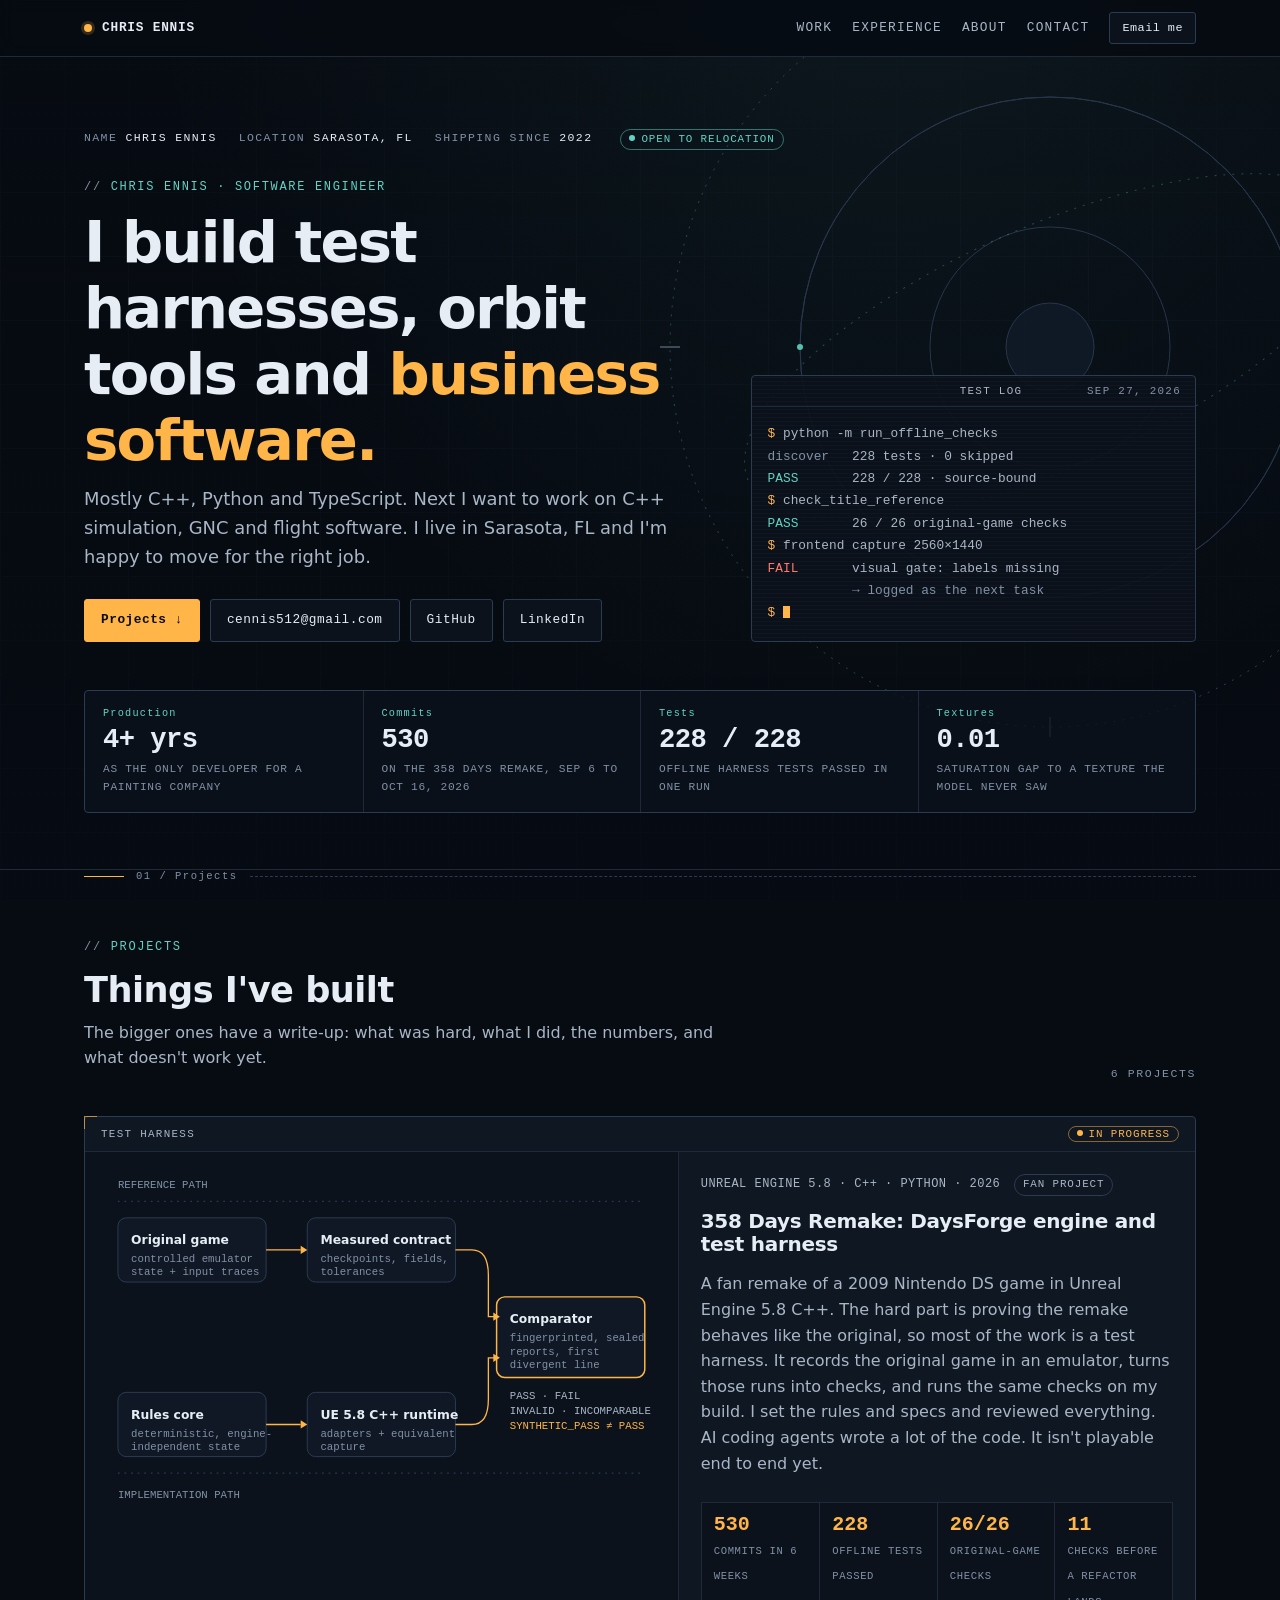
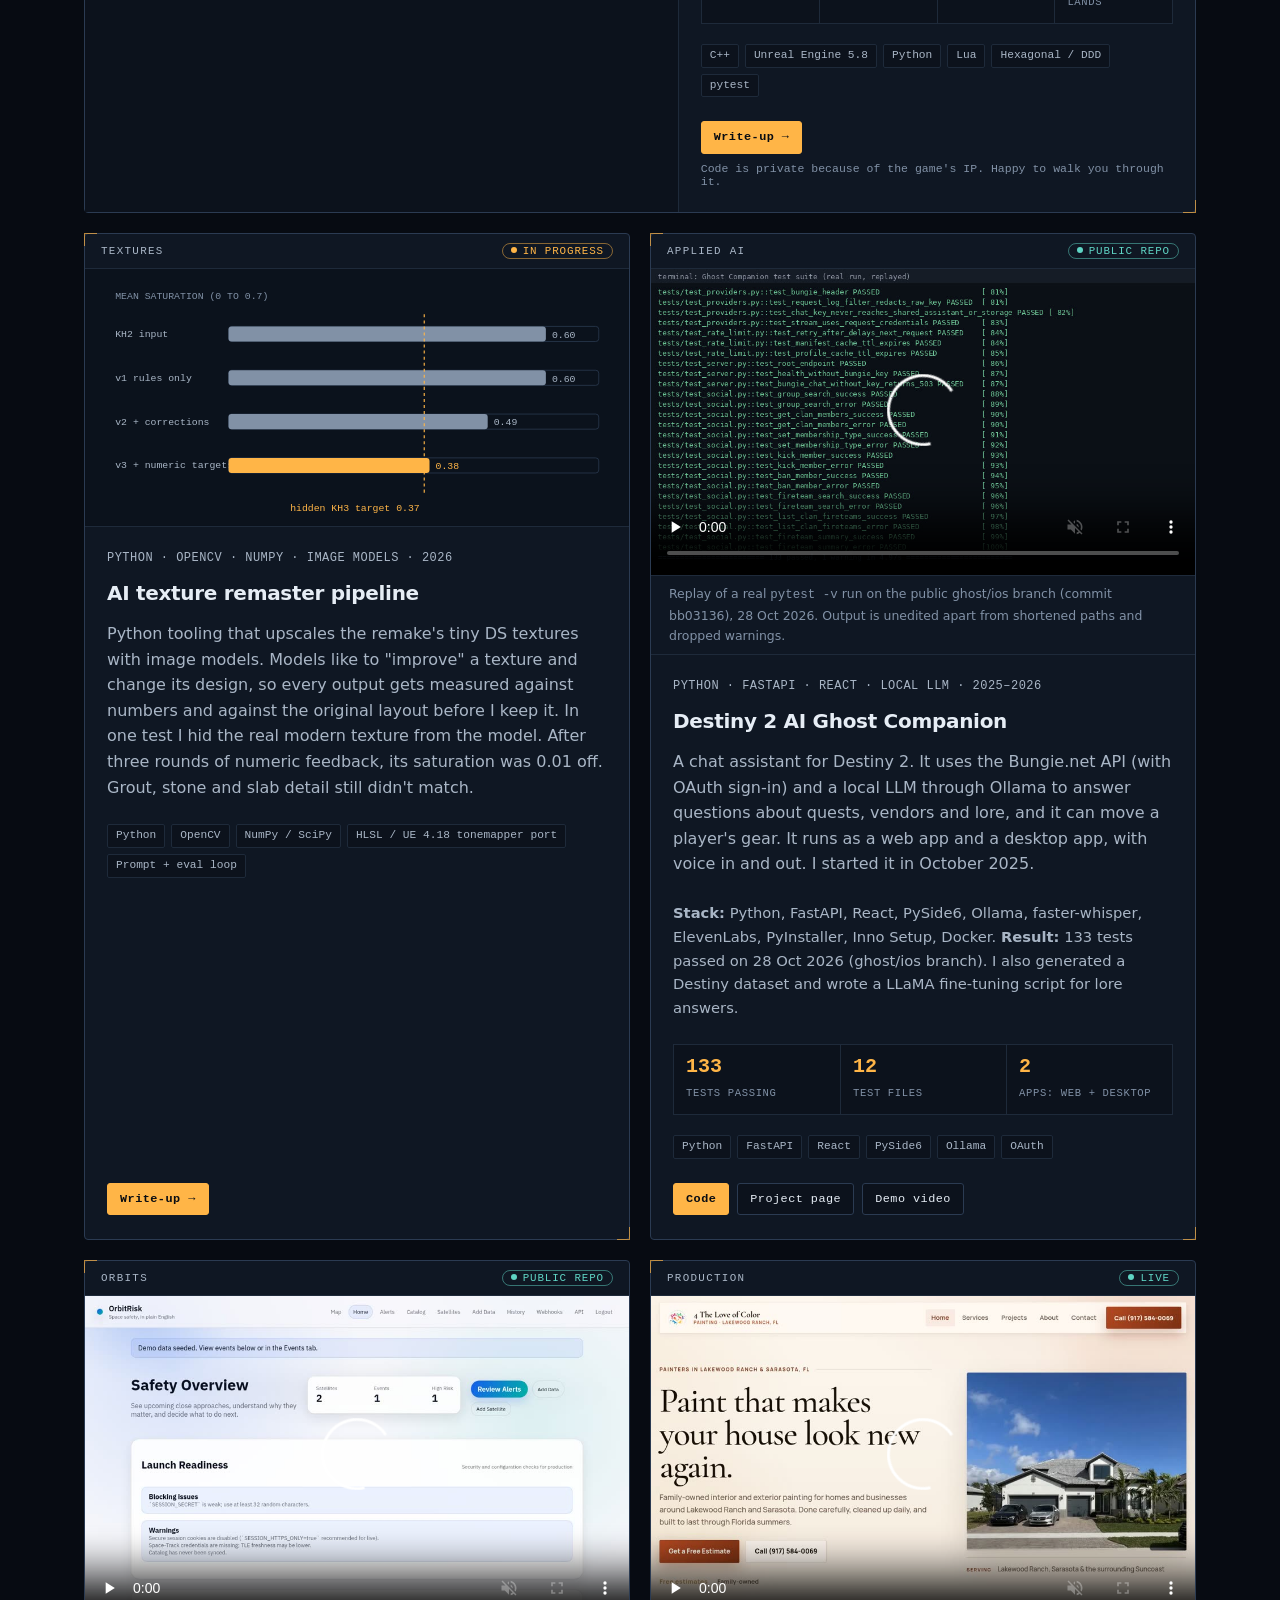
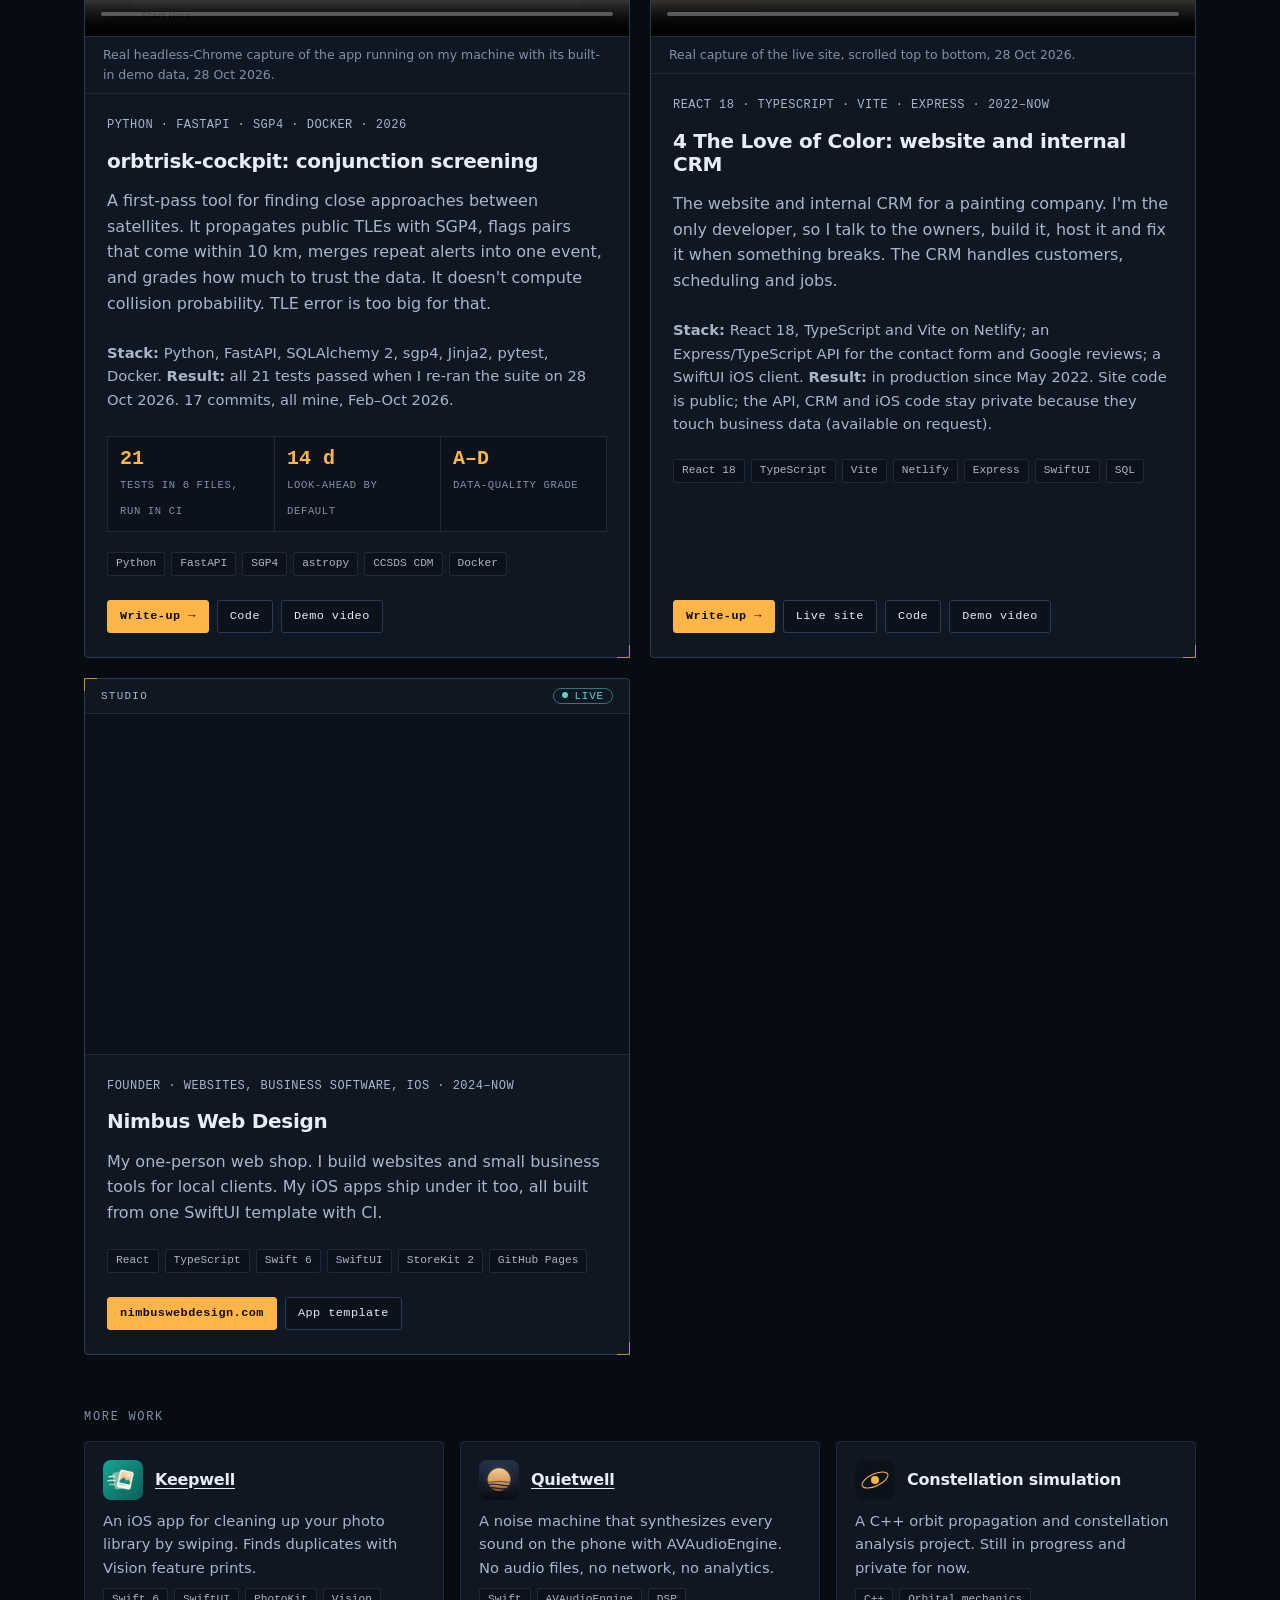
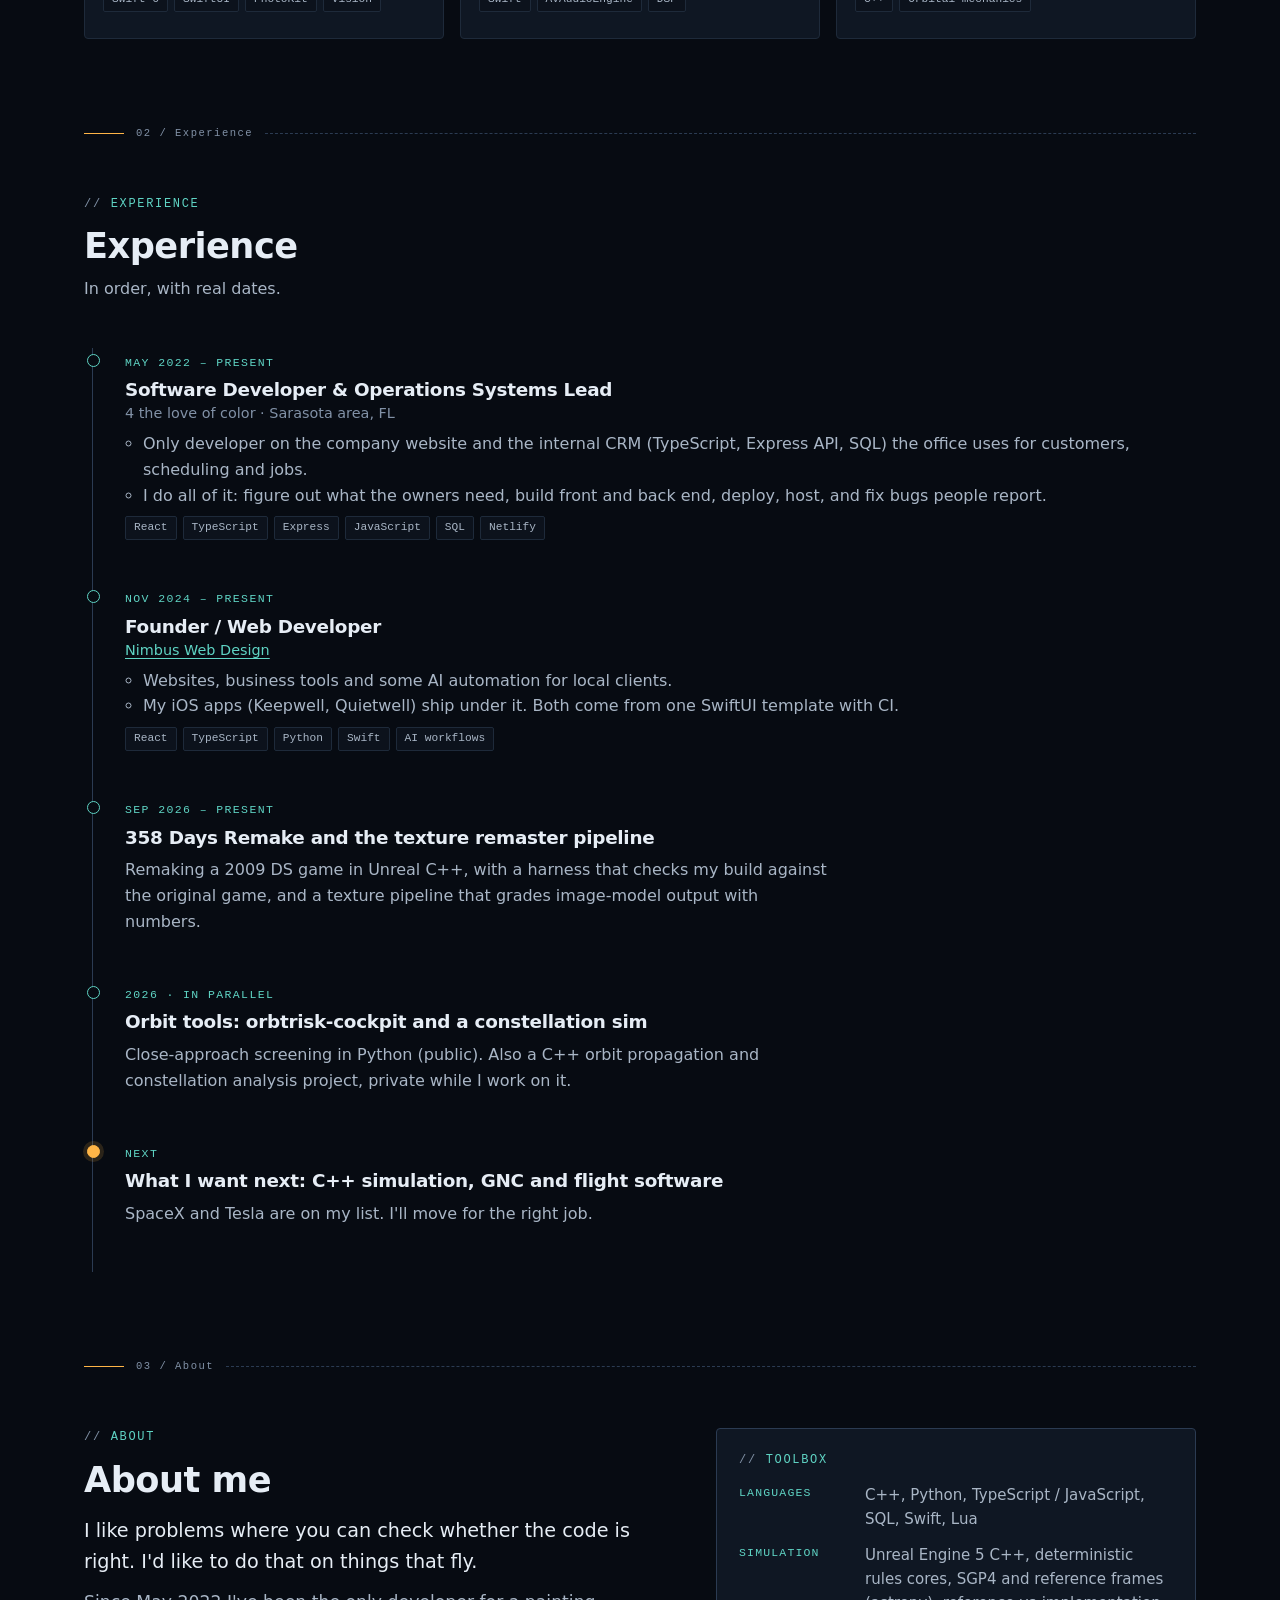
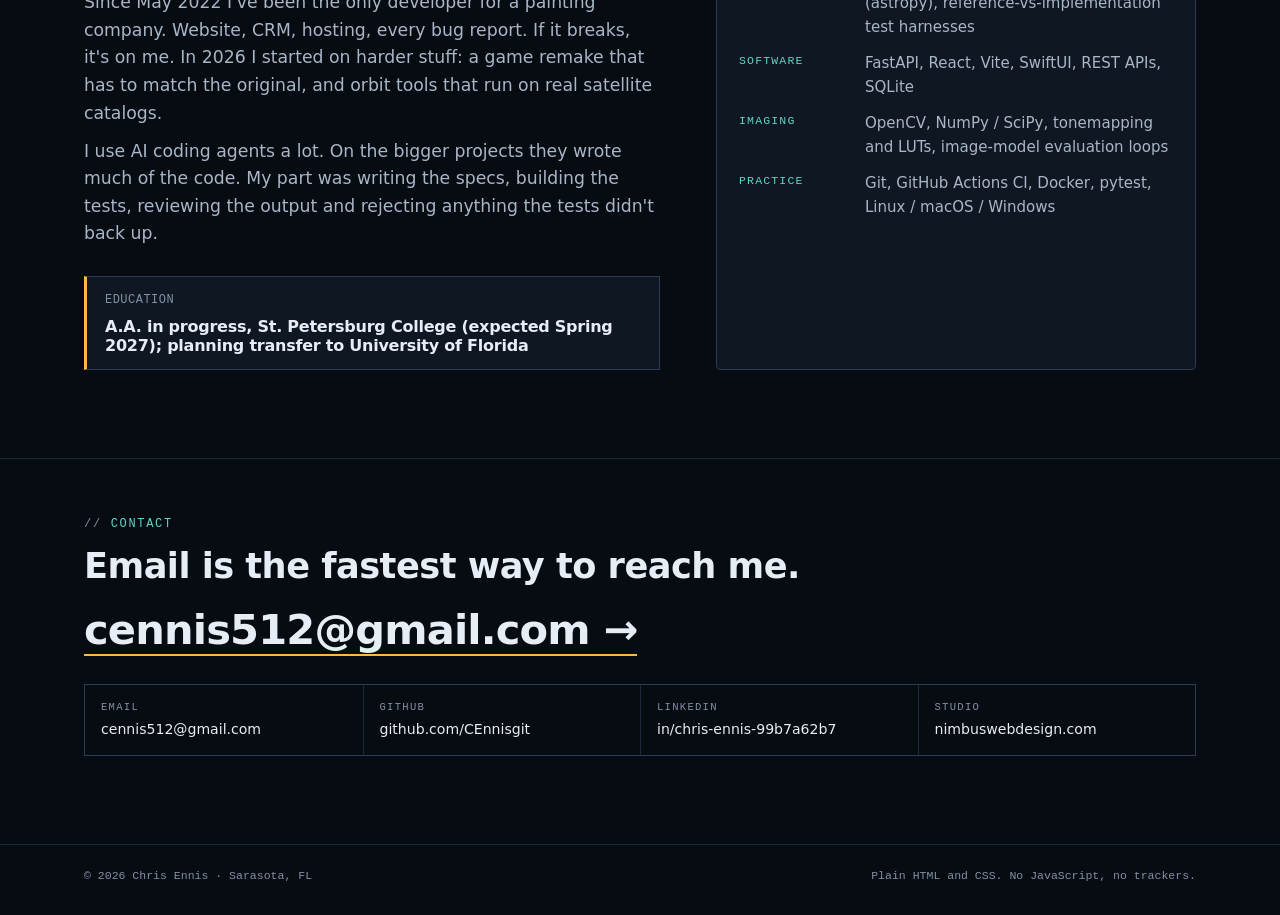
<file: index.html>
<!doctype html>
<html lang="en">
<head>
<meta charset="utf-8">
<meta name="viewport" content="width=device-width, initial-scale=1">
<meta http-equiv="Content-Security-Policy" content="default-src 'none'; style-src 'self'; img-src 'self'; media-src 'self'; font-src 'self'; base-uri 'none'; form-action 'none'; frame-ancestors 'none'; upgrade-insecure-requests">
<meta name="referrer" content="strict-origin-when-cross-origin">
<title>Chris Ennis: software engineer, simulation and tooling</title>
<meta name="description" content="Chris Ennis writes C++, Python and TypeScript: test harnesses, orbit tools, and software for a real business. He wants to work on C++ simulation, GNC and flight software.">
<meta name="color-scheme" content="dark">
<meta property="og:title" content="Chris Ennis: software engineer, simulation and tooling">
<meta property="og:description" content="Chris Ennis writes C++, Python and TypeScript: test harnesses, orbit tools, and software for a real business. He wants to work on C++ simulation, GNC and flight software.">
<meta property="og:type" content="website">
<link rel="icon" href="assets/favicon.svg" type="image/svg+xml">
<link rel="stylesheet" href="style.css">
</head>
<body>
<a class="skip" href="#main">Skip to content</a>
<header class="nav"><div class="wrap">
<a class="brand" href="index.html"><span class="dot" aria-hidden="true"></span>Chris Ennis</a>
<nav aria-label="Primary"><ul>
<li><a href="index.html#work">Work</a></li><li><a href="index.html#experience">Experience</a></li>
<li><a href="index.html#about">About</a></li><li><a href="index.html#contact">Contact</a></li></ul></nav>
<a class="btn sm" href="mailto:cennis512@gmail.com">Email me</a>
</div></header>
<main id="main">

<section class="hero"><svg class="orbits" viewBox="0 0 820 820" aria-hidden="true" focusable="false">
<circle class="o" cx="410" cy="410" r="120"/><circle class="o" cx="410" cy="410" r="250"/><circle class="o o2" cx="410" cy="410" r="380"/>
<g class="tick"><path d="M410 20v20M410 780v20M20 410h20M780 410h20"/></g>
<circle class="core" cx="410" cy="410" r="44"/>
<g class="spin"><ellipse class="o o2" cx="410" cy="410" rx="330" ry="120" transform="rotate(-24 410 410)"/><circle class="sat" cx="712" cy="276" r="4"/></g>
<g class="spin2"><ellipse class="o" cx="410" cy="410" rx="250" ry="250"/><circle class="sat2" cx="160" cy="410" r="3"/></g>
</svg><div class="wrap">
<div class="tel" aria-label="Status"><span>Name <b>Chris Ennis</b></span><span>Location <b>Sarasota, FL</b></span><span>Shipping since <b>2022</b></span><span class="pill ok live">Open to relocation</span></div>
<div class="hero-grid"><div>
<p class="eyebrow">Chris Ennis · software engineer</p>
<h1>I build test harnesses, orbit tools and <em>business software.</em></h1>
<p class="lede">Mostly C++, Python and TypeScript. Next I want to work on C++ simulation, GNC and flight software. I live in Sarasota, FL and I'm happy to move for the right job.</p>
<div class="cta"><a class="btn primary" href="#work">Projects ↓</a><a class="btn" href="mailto:cennis512@gmail.com">cennis512@gmail.com</a><a class="btn" href="https://github.com/CEnnisgit">GitHub</a><a class="btn" href="https://www.linkedin.com/in/chris-ennis-99b7a62b7/">LinkedIn</a></div></div>
<aside class="term" aria-label="Recorded test results, summarized">
<div class="term-bar"><span></span><span></span><span></span><b>Test log</b><span>Sep 27, 2026</span></div>
<pre><span class="c">$</span> python -m run_offline_checks
<span class="d">discover</span>   228 tests · 0 skipped
<span class="ok">PASS</span>       228 / 228 · source-bound
<span class="c">$</span> check_title_reference
<span class="ok">PASS</span>       26 / 26 original-game checks
<span class="c">$</span> frontend capture 2560×1440
<span class="w">FAIL</span>       visual gate: labels missing
           <span class="d">→ logged as the next task</span>
<span class="c">$</span> <span class="cursor" aria-hidden="true"></span></pre>
</aside></div>
<div class="facts" role="list">
<div role="listitem"><small>Production</small><b>4+ yrs</b><span>as the only developer for a painting company</span></div>
<div role="listitem"><small>Commits</small><b>530</b><span>on the 358 Days remake, Sep 6 to Oct 16, 2026</span></div>
<div role="listitem"><small>Tests</small><b>228 / 228</b><span>offline harness tests passed in one run</span></div>
<div role="listitem"><small>Textures</small><b>0.01</b><span>saturation gap to a texture the model never saw</span></div>
</div></div></section>

<div class="divider" aria-hidden="true"><span>01 / Projects</span></div>
<section id="work" aria-labelledby="work-h"><div class="wrap">
<div class="sec-head"><div><p class="eyebrow">Projects</p><h2 id="work-h">Things I've built</h2>
<p class="sub">The bigger ones have a write-up: what was hard, what I did, the numbers, and what doesn't work yet.</p></div><span class="idx">6 projects</span></div>
<div class="grid">

<article class="card wide">
<div class="phead"><b>Test harness</b><span class="pill am">In progress</span></div>
<div class="media"><svg viewBox="0 0 720 450" role="img" aria-labelledby="hz-t hz-d"><title id="hz-t">DaysForge test-harness architecture</title>
<desc id="hz-d">Two evidence paths: the original game, run under controlled emulator state, produces measured contracts. The remake runtime produces equivalent captures. A comparator checks both and returns PASS, FAIL, INVALID, INCOMPARABLE or SYNTHETIC_PASS.</desc>
<rect class="sv-bg" width="720" height="450"/>
<g fill="none" stroke-width="1.5">
<path class="sv-line" d="M40 60H680M40 390H680" stroke-dasharray="2 6"/>
</g>
<text class="sv-t sv-ink3" x="40" y="44">REFERENCE PATH</text>
<text class="sv-t sv-ink3" x="40" y="420">IMPLEMENTATION PATH</text>
<g stroke-width="1.2">
<rect class="sv-box" x="40" y="80" width="180" height="78" rx="10"/>
<rect class="sv-box" x="270" y="80" width="180" height="78" rx="10"/>
<rect class="sv-box" x="40" y="292" width="180" height="78" rx="10"/>
<rect class="sv-box" x="270" y="292" width="180" height="78" rx="10"/>
<rect class="sv-box sv-accs" x="500" y="176" width="180" height="98" rx="10" stroke-width="1.8"/>
</g>
<text class="sv-tb sv-ink" x="56" y="112">Original game</text><text class="sv-t sv-ink3" x="56" y="134">controlled emulator</text><text class="sv-t sv-ink3" x="56" y="150">state + input traces</text>
<text class="sv-tb sv-ink" x="286" y="112">Measured contract</text><text class="sv-t sv-ink3" x="286" y="134">checkpoints, fields,</text><text class="sv-t sv-ink3" x="286" y="150">tolerances</text>
<text class="sv-tb sv-ink" x="56" y="324">Rules core</text><text class="sv-t sv-ink3" x="56" y="346">deterministic, engine-</text><text class="sv-t sv-ink3" x="56" y="362">independent state</text>
<text class="sv-tb sv-ink" x="286" y="324">UE 5.8 C++ runtime</text><text class="sv-t sv-ink3" x="286" y="346">adapters + equivalent</text><text class="sv-t sv-ink3" x="286" y="362">capture</text>
<text class="sv-tb sv-ink" x="516" y="208">Comparator</text><text class="sv-t sv-ink3" x="516" y="230">fingerprinted, sealed</text><text class="sv-t sv-ink3" x="516" y="246">reports, first</text><text class="sv-t sv-ink3" x="516" y="262">divergent line</text>
<g fill="none" stroke-width="1.6" class="sv-accs">
<path d="M220 119H262M450 331H470Q490 331 490 300V250H500M450 119H470Q490 119 490 150V200H500M220 331H262"/>
</g>
<g class="sv-acc"><path d="M262 114l8 5-8 5zM262 326l8 5-8 5zM496 195l8 5-8 5zM496 245l8 5-8 5z"/></g>
<g class="sv-t">
<text class="sv-ink2" x="516" y="300">PASS · FAIL</text><text class="sv-ink2" x="516" y="318">INVALID · INCOMPARABLE</text><text class="sv-acc" x="516" y="336">SYNTHETIC_PASS ≠ PASS</text>
</g>
</svg></div>
<div class="body">
<p class="meta">Unreal Engine 5.8 · C++ · Python · 2026 <span class="tag">Fan project</span></p>
<h3>358 Days Remake: DaysForge engine and test harness</h3>
<p>A fan remake of a 2009 Nintendo DS game in Unreal Engine 5.8 C++. The hard part is proving the remake behaves like the original, so most of the work is a test harness. It records the original game in an emulator, turns those runs into checks, and runs the same checks on my build. I set the rules and specs and reviewed everything. AI coding agents wrote a lot of the code. It isn't playable end to end yet.</p>
<div class="metrics"><div><b>530</b><span>commits in 6 weeks</span></div><div><b>228</b><span>offline tests passed</span></div><div><b>26/26</b><span>original-game checks</span></div><div><b>11</b><span>checks before a refactor lands</span></div></div>
<ul class="chips"><li class="chip">C++</li><li class="chip">Unreal Engine 5.8</li><li class="chip">Python</li><li class="chip">Lua</li><li class="chip">Hexagonal / DDD</li><li class="chip">pytest</li></ul>
<div class="links"><a class="btn sm primary" href="work/days-remake.html">Write-up →</a><span class="private">Code is private because of the game's IP. Happy to walk you through it.</span></div>
</div></article>

<article class="card">
<div class="phead"><b>Textures</b><span class="pill am">In progress</span></div>
<div class="media"><svg viewBox="0 0 720 340" role="img" aria-labelledby="tc-t tc-d"><title id="tc-t">Hidden-answer control experiment: saturation by attempt</title><desc id="tc-d">Saturation fell from 0.60 for the KH2 input to 0.38 by attempt v3. The real KH3 texture, never shown to the model, measures 0.37.</desc><rect class="sv-bg" width="720" height="340"/><text class="sv-t sv-ink3" x="40" y="40">MEAN SATURATION (0 TO 0.7)</text><text class="sv-t sv-ink2" x="40" y="90">KH2 input</text><rect class="sv-line" x="190" y="76" width="490" height="20" rx="4" fill="none"/><rect class="sv-ink3" x="190" y="76" width="420.0" height="20" rx="4"/><text class="sv-t sv-ink2" x="618.0" y="91">0.60</text><text class="sv-t sv-ink2" x="40" y="148">v1 rules only</text><rect class="sv-line" x="190" y="134" width="490" height="20" rx="4" fill="none"/><rect class="sv-ink3" x="190" y="134" width="420.0" height="20" rx="4"/><text class="sv-t sv-ink2" x="618.0" y="149">0.60</text><text class="sv-t sv-ink2" x="40" y="206">v2 + corrections</text><rect class="sv-line" x="190" y="192" width="490" height="20" rx="4" fill="none"/><rect class="sv-ink3" x="190" y="192" width="343.0" height="20" rx="4"/><text class="sv-t sv-ink2" x="541.0" y="207">0.49</text><text class="sv-t sv-ink2" x="40" y="264">v3 + numeric targets</text><rect class="sv-line" x="190" y="250" width="490" height="20" rx="4" fill="none"/><rect class="sv-acc" x="190" y="250" width="266.0" height="20" rx="4"/><text class="sv-t sv-acc" x="464.0" y="265">0.38</text><path class="sv-accs" d="M449.0 60V300" stroke-dasharray="4 4" stroke-width="1.5" fill="none"/><text class="sv-t sv-acc" x="443.0" y="320" text-anchor="end">hidden KH3 target 0.37</text></svg></div>
<div class="body">
<p class="meta">Python · OpenCV · NumPy · image models · 2026</p>
<h3>AI texture remaster pipeline</h3>
<p>Python tooling that upscales the remake's tiny DS textures with image models. Models like to "improve" a texture and change its design, so every output gets measured against numbers and against the original layout before I keep it. In one test I hid the real modern texture from the model. After three rounds of numeric feedback, its saturation was 0.01 off. Grout, stone and slab detail still didn't match.</p>
<ul class="chips"><li class="chip">Python</li><li class="chip">OpenCV</li><li class="chip">NumPy / SciPy</li><li class="chip">HLSL / UE 4.18 tonemapper port</li><li class="chip">Prompt + eval loop</li></ul>
<div class="links"><a class="btn sm primary" href="work/texture-remaster.html">Write-up →</a></div>
</div></article>

<article class="card" id="ghost">
<div class="phead"><b>Applied AI</b><span class="pill ok">Public repo</span></div>
<div class="media"><video controls muted loop playsinline preload="none" poster="assets/demos/ghost-poster.jpg" width="960" height="600" aria-label="Terminal replay of a real pytest run of the Ghost Companion test suite ending in 133 passed"><source src="assets/demos/ghost-demo.mp4" type="video/mp4"></video></div>
<p class="cap">Replay of a real <code>pytest -v</code> run on the public ghost/ios branch (commit bb03136), 28 Oct 2026. Output is unedited apart from shortened paths and dropped warnings.</p>
<div class="body">
<p class="meta">Python · FastAPI · React · local LLM · 2025–2026</p>
<h3>Destiny 2 AI Ghost Companion</h3>
<p>A chat assistant for Destiny 2. It uses the Bungie.net API (with OAuth sign-in) and a local LLM through Ollama to answer questions about quests, vendors and lore, and it can move a player's gear. It runs as a web app and a desktop app, with voice in and out. I started it in October 2025.</p>
<p class="sum"><b>Stack:</b> Python, FastAPI, React, PySide6, Ollama, faster-whisper, ElevenLabs, PyInstaller, Inno Setup, Docker. <b>Result:</b> 133 tests passed on 28 Oct 2026 (ghost/ios branch). I also generated a Destiny dataset and wrote a LLaMA fine-tuning script for lore answers.</p>
<div class="metrics"><div><b>133</b><span>tests passing</span></div><div><b>12</b><span>test files</span></div><div><b>2</b><span>apps: web + desktop</span></div></div>
<ul class="chips"><li class="chip">Python</li><li class="chip">FastAPI</li><li class="chip">React</li><li class="chip">PySide6</li><li class="chip">Ollama</li><li class="chip">OAuth</li></ul>
<div class="links"><a class="btn sm primary" href="https://github.com/CEnnisgit/DestinyAIGhostCompanion">Code</a><a class="btn sm" href="https://cennisgit.github.io/DestinyAIGhostCompanion/">Project page</a><a class="btn sm" href="assets/demos/ghost-demo.mp4">Demo video</a></div>
</div></article>

<article class="card" id="orbtrisk">
<div class="phead"><b>Orbits</b><span class="pill ok">Public repo</span></div>
<div class="media"><video controls muted loop playsinline preload="none" poster="assets/demos/orbtrisk-poster.jpg" width="960" height="600" aria-label="Screen recording of orbtrisk-cockpit running locally: sign in, load demo data, the safety overview, the close-approach alerts list and the 3D map"><source src="assets/demos/orbtrisk-demo.mp4" type="video/mp4"></video></div>
<p class="cap">Real headless-Chrome capture of the app running on my machine with its built-in demo data, 28 Oct 2026.</p>
<div class="body">
<p class="meta">Python · FastAPI · SGP4 · Docker · 2026</p>
<h3>orbtrisk-cockpit: conjunction screening</h3>
<p>A first-pass tool for finding close approaches between satellites. It propagates public TLEs with SGP4, flags pairs that come within 10 km, merges repeat alerts into one event, and grades how much to trust the data. It doesn't compute collision probability. TLE error is too big for that.</p>
<p class="sum"><b>Stack:</b> Python, FastAPI, SQLAlchemy 2, sgp4, Jinja2, pytest, Docker. <b>Result:</b> all 21 tests passed when I re-ran the suite on 28 Oct 2026. 17 commits, all mine, Feb–Oct 2026.</p>
<div class="metrics"><div><b>21</b><span>tests in 6 files, run in CI</span></div><div><b>14 d</b><span>look-ahead by default</span></div><div><b>A–D</b><span>data-quality grade</span></div></div>
<ul class="chips"><li class="chip">Python</li><li class="chip">FastAPI</li><li class="chip">SGP4</li><li class="chip">astropy</li><li class="chip">CCSDS CDM</li><li class="chip">Docker</li></ul>
<div class="links"><a class="btn sm primary" href="work/orbtrisk.html">Write-up →</a><a class="btn sm" href="https://github.com/CEnnisgit/orbtrisk-cockpit">Code</a><a class="btn sm" href="assets/demos/orbtrisk-demo.mp4">Demo video</a></div>
</div></article>

<article class="card" id="4tloc">
<div class="phead"><b>Production</b><span class="pill ok live">Live</span></div>
<div class="media"><video controls muted loop playsinline preload="none" poster="assets/demos/4tloc-poster.jpg" width="960" height="600" aria-label="Scroll-through recording of the live 4theloveofcolor.com homepage: services, process steps and customer reviews"><source src="assets/demos/4tloc-demo.mp4" type="video/mp4"></video></div>
<p class="cap">Real capture of the live site, scrolled top to bottom, 28 Oct 2026.</p>
<div class="body">
<p class="meta">React 18 · TypeScript · Vite · Express · 2022–now</p>
<h3>4 The Love of Color: website and internal CRM</h3>
<p>The website and internal CRM for a painting company. I'm the only developer, so I talk to the owners, build it, host it and fix it when something breaks. The CRM handles customers, scheduling and jobs.</p>
<p class="sum"><b>Stack:</b> React 18, TypeScript and Vite on Netlify; an Express/TypeScript API for the contact form and Google reviews; a SwiftUI iOS client. <b>Result:</b> in production since May 2022. Site code is public; the API, CRM and iOS code stay private because they touch business data (available on request).</p>
<ul class="chips"><li class="chip">React 18</li><li class="chip">TypeScript</li><li class="chip">Vite</li><li class="chip">Netlify</li><li class="chip">Express</li><li class="chip">SwiftUI</li><li class="chip">SQL</li></ul>
<div class="links"><a class="btn sm primary" href="work/4theloveofcolor.html">Write-up →</a><a class="btn sm" href="https://4theloveofcolor.com">Live site</a><a class="btn sm" href="https://github.com/CEnnisgit/4theloveofcolor">Code</a><a class="btn sm" href="assets/demos/4tloc-demo.mp4">Demo video</a></div>
</div></article>

<article class="card">
<div class="phead"><b>Studio</b><span class="pill ok live">Live</span></div>
<div class="media"><img src="assets/nimbus.webp" width="1440" height="900" alt="Homepage of Nimbus Web Design: 'Websites that load fast, read well, and actually get found'" decoding="async"></div>
<div class="body">
<p class="meta">Founder · websites, business software, iOS · 2024–now</p>
<h3>Nimbus Web Design</h3>
<p>My one-person web shop. I build websites and small business tools for local clients. My iOS apps ship under it too, all built from one SwiftUI template with CI.</p>
<ul class="chips"><li class="chip">React</li><li class="chip">TypeScript</li><li class="chip">Swift 6</li><li class="chip">SwiftUI</li><li class="chip">StoreKit 2</li><li class="chip">GitHub Pages</li></ul>
<div class="links"><a class="btn sm primary" href="https://nimbuswebdesign.com">nimbuswebdesign.com</a><a class="btn sm" href="https://github.com/CEnnisgit/appkit-template">App template</a></div>
</div></article>
</div>

<h3 class="label">More work</h3>
<div class="list">
<article class="mini"><header><img src="assets/keepwell-icon.webp" width="40" height="40" alt=""><h3><a href="https://github.com/CEnnisgit/keepwell-app">Keepwell</a></h3></header>
<p>An iOS app for cleaning up your photo library by swiping. Finds duplicates with Vision feature prints.</p><ul class="chips"><li class="chip">Swift 6</li><li class="chip">SwiftUI</li><li class="chip">PhotoKit</li><li class="chip">Vision</li></ul></article>
<article class="mini"><header><img src="assets/quietwell-icon.webp" width="40" height="40" alt=""><h3><a href="https://github.com/CEnnisgit/quietwell">Quietwell</a></h3></header>
<p>A noise machine that synthesizes every sound on the phone with AVAudioEngine. No audio files, no network, no analytics.</p><ul class="chips"><li class="chip">Swift</li><li class="chip">AVAudioEngine</li><li class="chip">DSP</li></ul></article>
<article class="mini"><header><svg width="40" height="40" viewBox="0 0 40 40" aria-hidden="true"><rect width="40" height="40" rx="10" class="sv-bg"/><circle cx="20" cy="20" r="4" class="sv-acc"/><ellipse cx="20" cy="20" rx="14" ry="6" fill="none" class="sv-accs" transform="rotate(-25 20 20)"/></svg><h3>Constellation simulation</h3></header>
<p>A C++ orbit propagation and constellation analysis project. Still in progress and private for now.</p><ul class="chips"><li class="chip">C++</li><li class="chip">Orbital mechanics</li></ul></article>
</div>
</div></section>

<div class="divider" aria-hidden="true"><span>02 / Experience</span></div>
<section id="experience" aria-labelledby="xp-h"><div class="wrap">
<div class="sec-head"><div><p class="eyebrow">Experience</p><h2 id="xp-h">Experience</h2>
<p class="sub">In order, with real dates.</p></div></div>
<ol class="log">
<li><span class="t">May 2022 – Present</span>
<h3>Software Developer &amp; Operations Systems Lead</h3><p class="org">4 the love of color · Sarasota area, FL</p>
<ul><li>Only developer on the company website and the internal CRM (TypeScript, Express API, SQL) the office uses for customers, scheduling and jobs.</li>
<li>I do all of it: figure out what the owners need, build front and back end, deploy, host, and fix bugs people report.</li></ul>
<ul class="chips"><li class="chip">React</li><li class="chip">TypeScript</li><li class="chip">Express</li><li class="chip">JavaScript</li><li class="chip">SQL</li><li class="chip">Netlify</li></ul></li>
<li><span class="t">Nov 2024 – Present</span>
<h3>Founder / Web Developer</h3><p class="org"><a href="https://nimbuswebdesign.com">Nimbus Web Design</a></p>
<ul><li>Websites, business tools and some AI automation for local clients.</li>
<li>My iOS apps (Keepwell, Quietwell) ship under it. Both come from one SwiftUI template with CI.</li></ul>
<ul class="chips"><li class="chip">React</li><li class="chip">TypeScript</li><li class="chip">Python</li><li class="chip">Swift</li><li class="chip">AI workflows</li></ul></li>
<li><span class="t">Sep 2026 – Present</span>
<h3>358 Days Remake and the texture remaster pipeline</h3>
<p>Remaking a 2009 DS game in Unreal C++, with a harness that checks my build against the original game, and a texture pipeline that grades image-model output with numbers.</p></li>
<li><span class="t">2026 · in parallel</span>
<h3>Orbit tools: orbtrisk-cockpit and a constellation sim</h3>
<p>Close-approach screening in Python (public). Also a C++ orbit propagation and constellation analysis project, private while I work on it.</p></li>
<li class="now"><span class="t">Next</span>
<h3>What I want next: C++ simulation, GNC and flight software</h3>
<p>SpaceX and Tesla are on my list. I'll move for the right job.</p></li>
</ol></div></section>

<div class="divider" aria-hidden="true"><span>03 / About</span></div>
<section id="about" aria-labelledby="about-h"><div class="wrap two">
<div><p class="eyebrow">About</p><h2 id="about-h">About me</h2>
<div class="mission mt"><p>I like problems where you can check whether the code is right. I'd like to do that on things that fly.</p>
<p>Since May 2022 I've been the only developer for a painting company. Website, CRM, hosting, every bug report. If it breaks, it's on me. In 2026 I started on harder stuff: a game remake that has to match the original, and orbit tools that run on real satellite catalogs.</p>
<p>I use AI coding agents a lot. On the bigger projects they wrote much of the code. My part was writing the specs, building the tests, reviewing the output and rejecting anything the tests didn't back up.</p></div>
<div class="edu"><p class="meta">Education</p>
<h3 class="mt8">A.A. in progress, St. Petersburg College (expected Spring 2027); planning transfer to University of Florida</h3></div></div>
<div class="skills"><p class="eyebrow">Toolbox</p><dl>
<dt>Languages</dt><dd>C++, Python, TypeScript / JavaScript, SQL, Swift, Lua</dd>
<dt>Simulation</dt><dd>Unreal Engine 5 C++, deterministic rules cores, SGP4 and reference frames (astropy), reference-vs-implementation test harnesses</dd>
<dt>Software</dt><dd>FastAPI, React, Vite, SwiftUI, REST APIs, SQLite</dd>
<dt>Imaging</dt><dd>OpenCV, NumPy / SciPy, tonemapping and LUTs, image-model evaluation loops</dd>
<dt>Practice</dt><dd>Git, GitHub Actions CI, Docker, pytest, Linux / macOS / Windows</dd>
</dl></div>
</div></section>

<section id="contact" class="contact" aria-labelledby="ct-h"><div class="wrap">
<p class="eyebrow">Contact</p><h2 id="ct-h">Email is the fastest way to reach me.</h2>
<a class="big" href="mailto:cennis512@gmail.com">cennis512@gmail.com →</a>
<ul class="clinks">
<li><a href="mailto:cennis512@gmail.com"><small>Email</small><span>cennis512@gmail.com</span></a></li>
<li><a href="https://github.com/CEnnisgit"><small>GitHub</small><span>github.com/CEnnisgit</span></a></li>
<li><a href="https://www.linkedin.com/in/chris-ennis-99b7a62b7/"><small>LinkedIn</small><span>in/chris-ennis-99b7a62b7</span></a></li>
<li><a href="https://nimbuswebdesign.com"><small>Studio</small><span>nimbuswebdesign.com</span></a></li>
</ul></div></section>
</main>
<footer><div class="wrap"><span>© 2026 Chris Ennis · Sarasota, FL</span>
<span>Plain HTML and CSS. No JavaScript, no trackers.</span></div></footer>
</body></html>
</file>
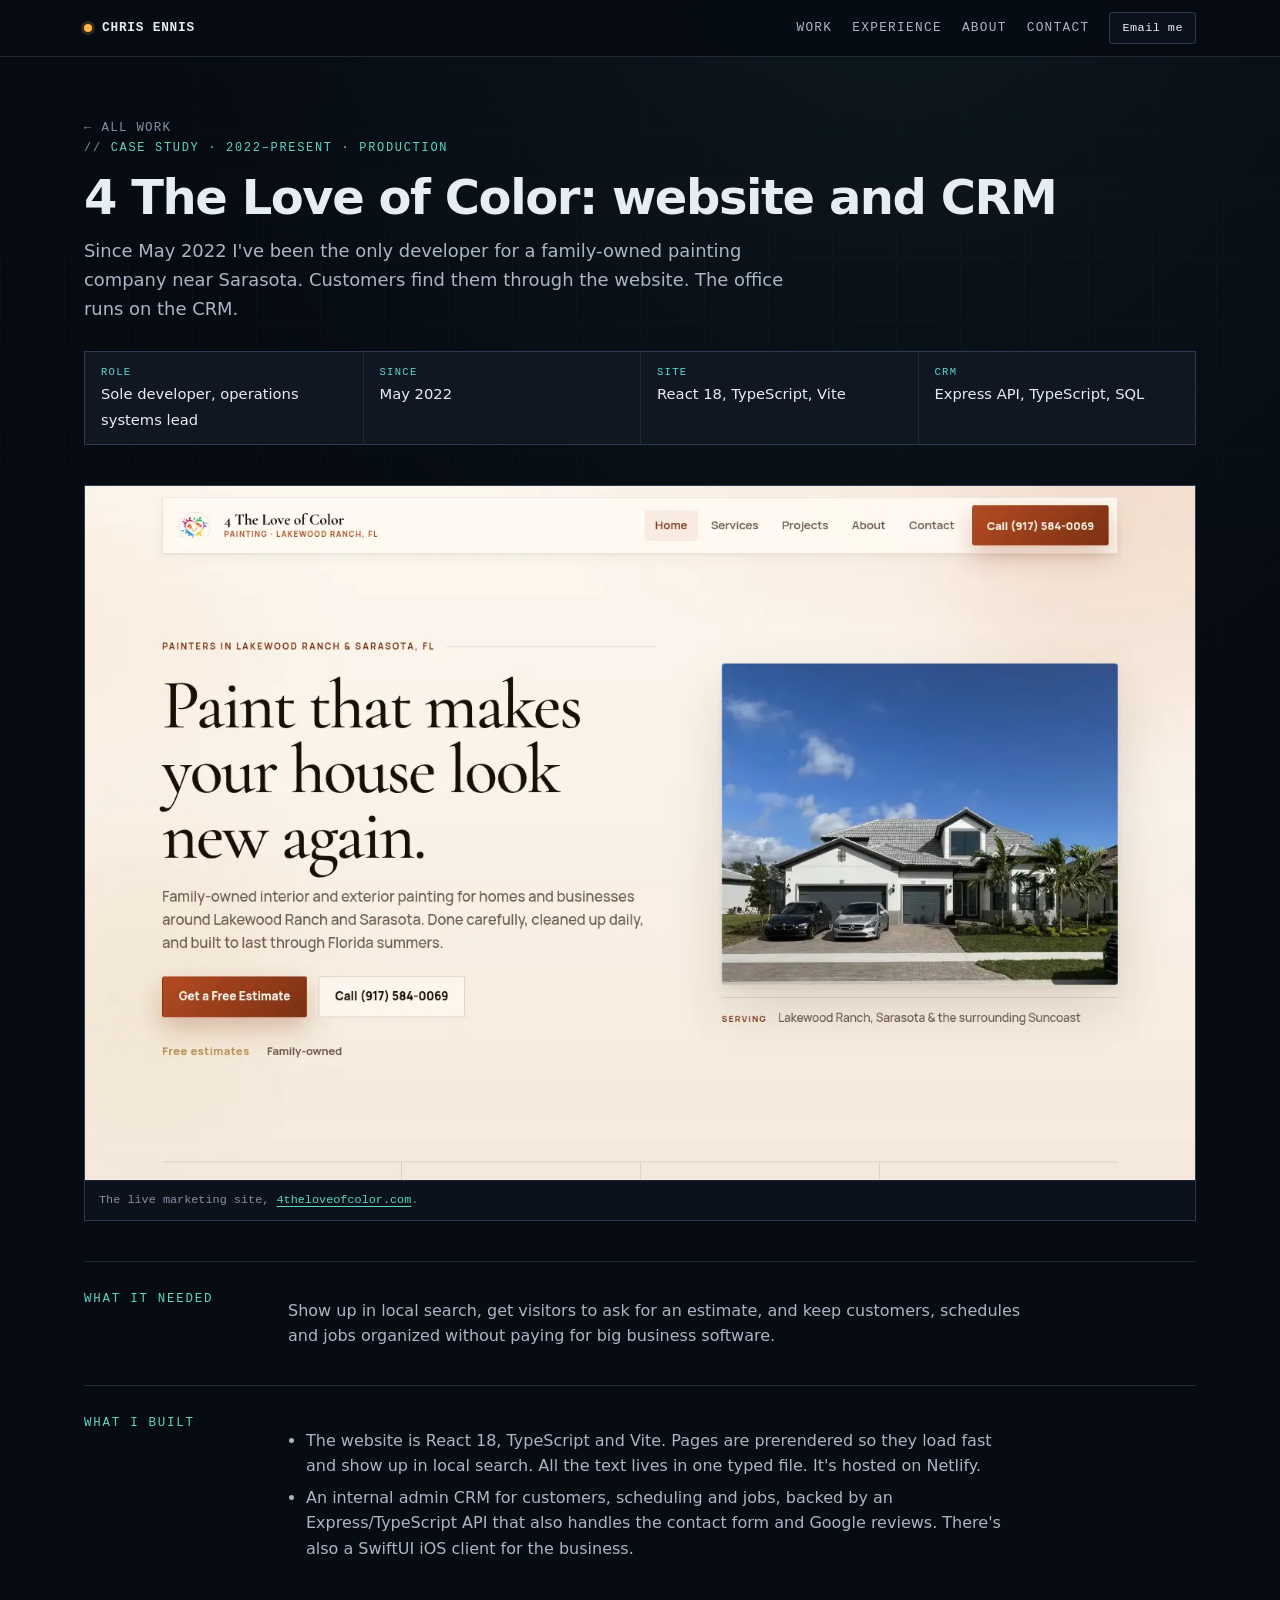
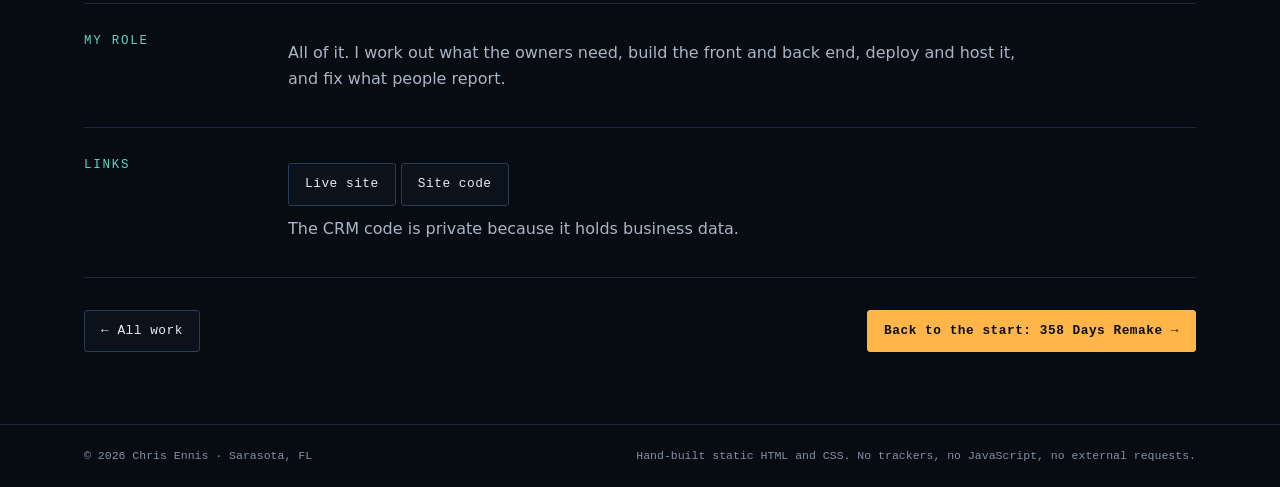
<file: work/4theloveofcolor.html>
<!doctype html>
<html lang="en">
<head>
<meta charset="utf-8">
<meta name="viewport" content="width=device-width, initial-scale=1">
<meta http-equiv="Content-Security-Policy" content="default-src 'none'; style-src 'self'; img-src 'self'; media-src 'self'; font-src 'self'; base-uri 'none'; form-action 'none'; frame-ancestors 'none'; upgrade-insecure-requests">
<meta name="referrer" content="strict-origin-when-cross-origin">
<title>4 The Love of Color: website and CRM · Chris Ennis</title>
<meta name="description" content="The website and internal CRM I built and run for a family-owned painting company.">
<meta name="color-scheme" content="dark">
<meta property="og:title" content="4 The Love of Color: website and CRM · Chris Ennis">
<meta property="og:description" content="The website and internal CRM I built and run for a family-owned painting company.">
<meta property="og:type" content="website">
<link rel="icon" href="../assets/favicon.svg" type="image/svg+xml">
<link rel="stylesheet" href="../style.css">
</head>
<body>
<a class="skip" href="#main">Skip to content</a>
<header class="nav"><div class="wrap">
<a class="brand" href="../index.html"><span class="dot" aria-hidden="true"></span>Chris Ennis</a>
<nav aria-label="Primary"><ul>
<li><a href="../index.html#work">Work</a></li><li><a href="../index.html#experience">Experience</a></li>
<li><a href="../index.html#about">About</a></li><li><a href="../index.html#contact">Contact</a></li></ul></nav>
<a class="btn sm" href="mailto:cennis512@gmail.com">Email me</a>
</div></header>
<main id="main">
<div class="wrap"><section class="cs-hero"><a class="back" href="../index.html#work">← All work</a><p class="eyebrow">Case study · 2022–present · production</p><h1>4 The Love of Color: website and CRM</h1><p class="lede">Since May 2022 I've been the only developer for a family-owned painting company near Sarasota. Customers find them through the website. The office runs on the CRM.</p><div class="summary"><div><small>Role</small><span>Sole developer, operations systems lead</span></div><div><small>Since</small><span>May 2022</span></div><div><small>Site</small><span>React 18, TypeScript, Vite</span></div><div><small>CRM</small><span>Express API, TypeScript, SQL</span></div></div></section><figure class="figure"><img src="../assets/4tloc.webp" width="1440" height="900" alt="4 The Love of Color homepage"><figcaption>The live marketing site, <a href="https://4theloveofcolor.com">4theloveofcolor.com</a>.</figcaption></figure><div class="prose"><h2>What it needed</h2><div><p>Show up in local search, get visitors to ask for an estimate, and keep customers, schedules and jobs organized without paying for big business software.</p></div></div><div class="prose"><h2>What I built</h2><div><ul><li>The website is React 18, TypeScript and Vite. Pages are prerendered so they load fast and show up in local search. All the text lives in one typed file. It's hosted on Netlify.</li><li>An internal admin CRM for customers, scheduling and jobs, backed by an Express/TypeScript API that also handles the contact form and Google reviews. There's also a SwiftUI iOS client for the business.</li></ul></div></div><div class="prose"><h2>My role</h2><div><p>All of it. I work out what the owners need, build the front and back end, deploy and host it, and fix what people report.</p></div></div><div class="prose"><h2>Links</h2><div><p><a class="btn" href="https://4theloveofcolor.com">Live site</a> <a class="btn" href="https://github.com/CEnnisgit/4theloveofcolor">Site code</a></p><p class="small">The CRM code is private because it holds business data.</p></div></div><div class="next"><a class="btn" href="../index.html#work">← All work</a><a class="btn primary" href="days-remake.html">Back to the start: 358 Days Remake →</a></div></div></main>
<footer><div class="wrap"><span>© 2026 Chris Ennis · Sarasota, FL</span>
<span>Hand-built static HTML and CSS. No trackers, no JavaScript, no external requests.</span></div></footer>
</body></html>
</file>
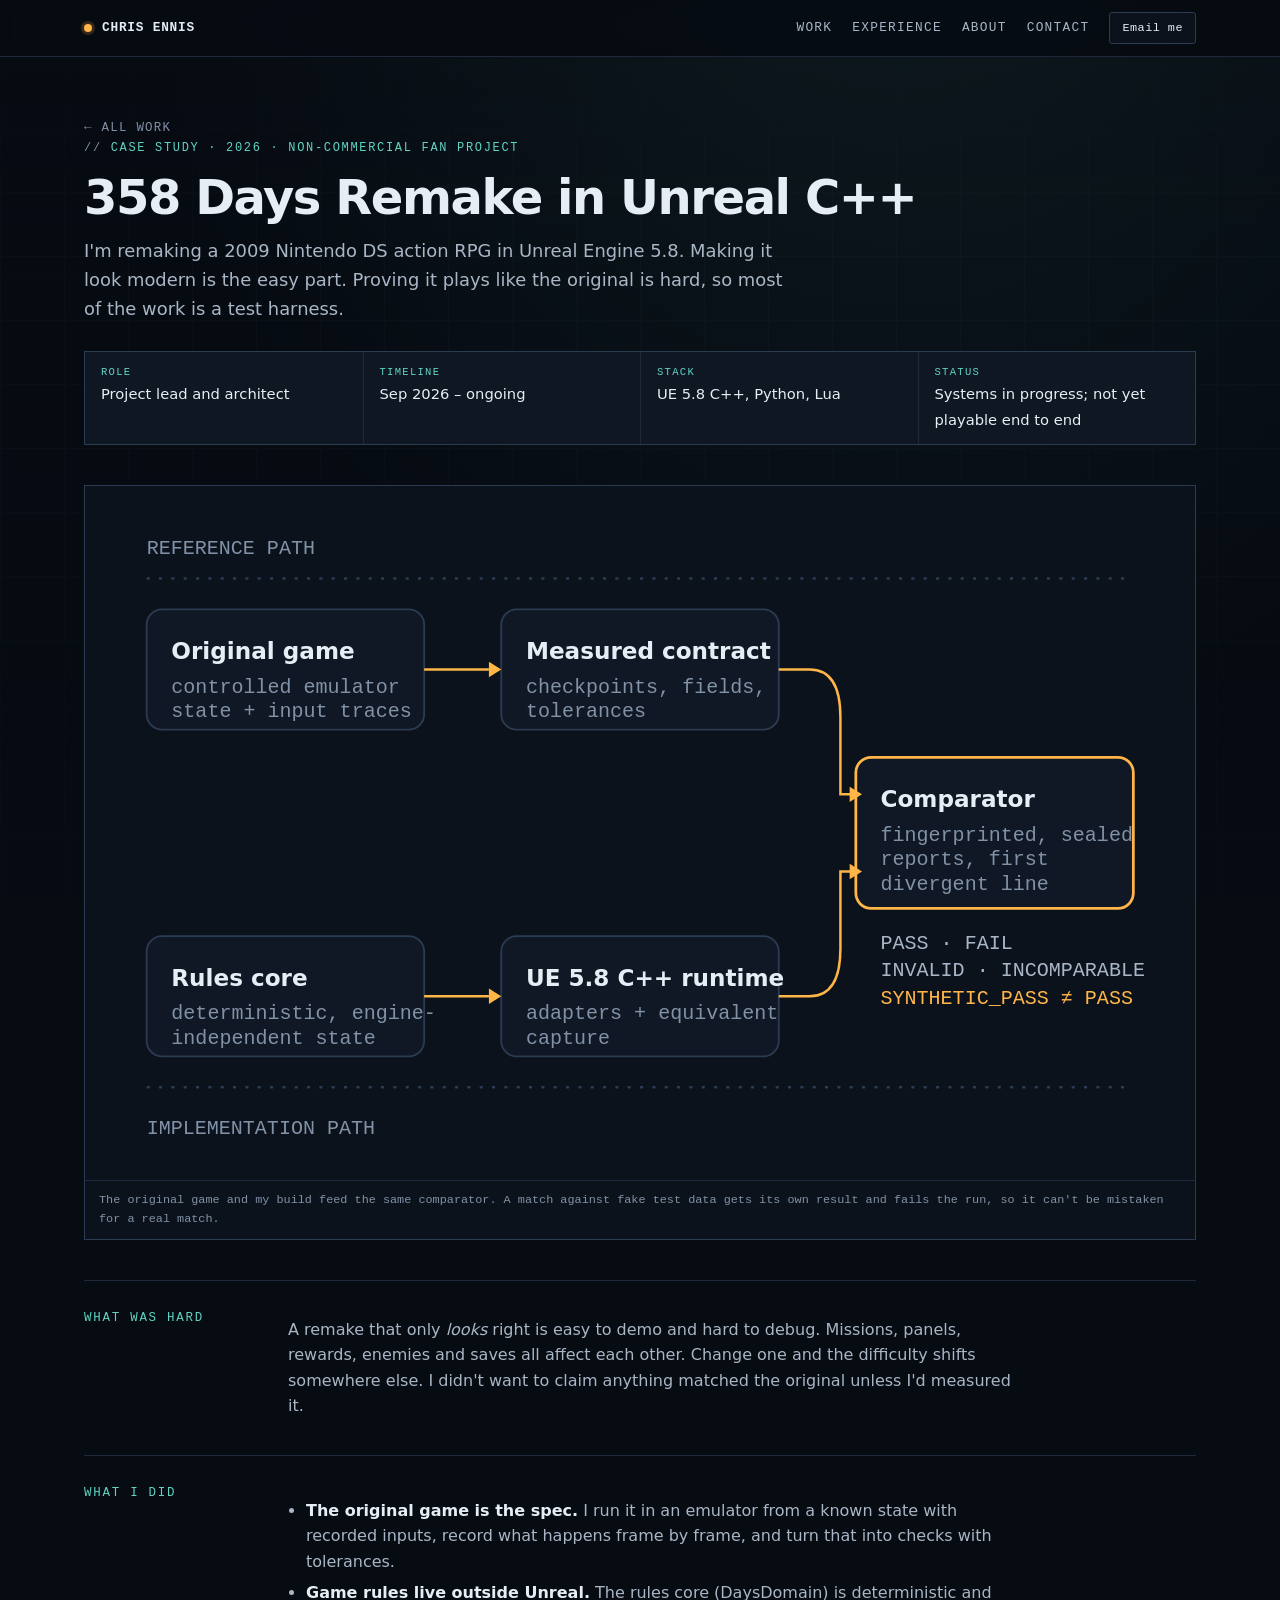
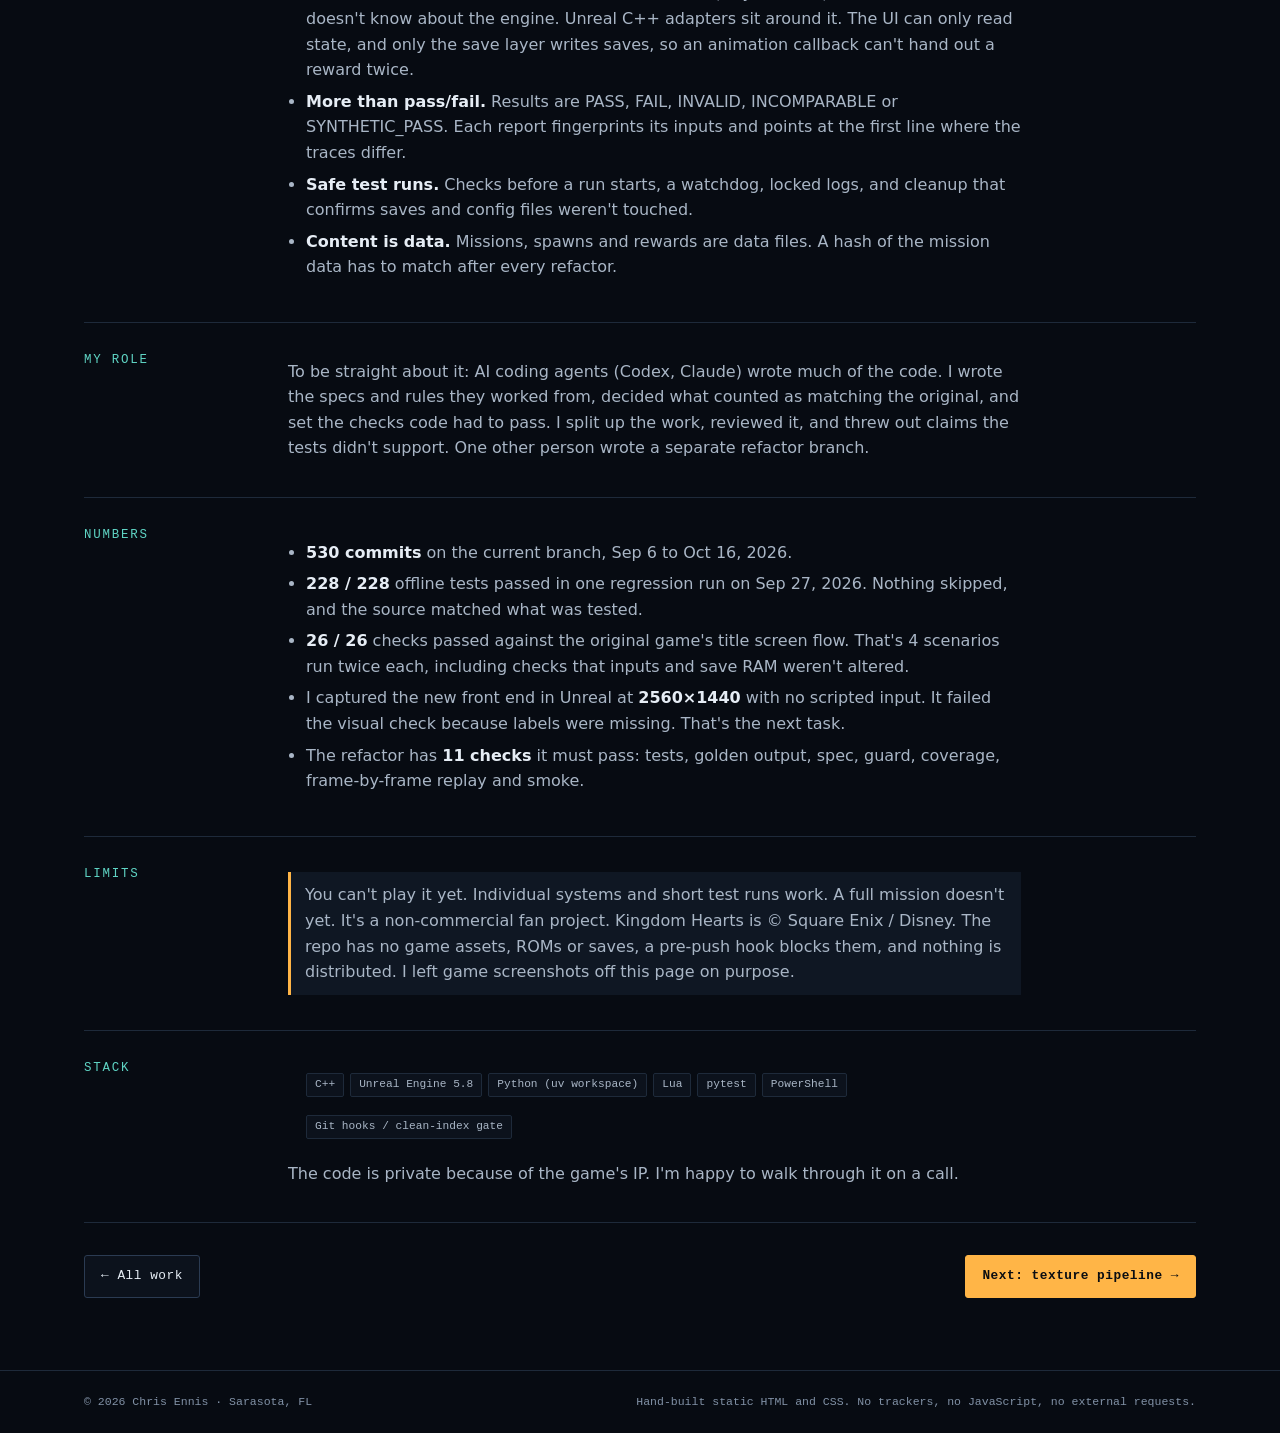
<file: work/days-remake.html>
<!doctype html>
<html lang="en">
<head>
<meta charset="utf-8">
<meta name="viewport" content="width=device-width, initial-scale=1">
<meta http-equiv="Content-Security-Policy" content="default-src 'none'; style-src 'self'; img-src 'self'; media-src 'self'; font-src 'self'; base-uri 'none'; form-action 'none'; frame-ancestors 'none'; upgrade-insecure-requests">
<meta name="referrer" content="strict-origin-when-cross-origin">
<title>358 Days Remake: DaysForge harness · Chris Ennis</title>
<meta name="description" content="A fan remake of a DS game in Unreal C++, and the test harness that checks it against the original.">
<meta name="color-scheme" content="dark">
<meta property="og:title" content="358 Days Remake: DaysForge harness · Chris Ennis">
<meta property="og:description" content="A fan remake of a DS game in Unreal C++, and the test harness that checks it against the original.">
<meta property="og:type" content="website">
<link rel="icon" href="../assets/favicon.svg" type="image/svg+xml">
<link rel="stylesheet" href="../style.css">
</head>
<body>
<a class="skip" href="#main">Skip to content</a>
<header class="nav"><div class="wrap">
<a class="brand" href="../index.html"><span class="dot" aria-hidden="true"></span>Chris Ennis</a>
<nav aria-label="Primary"><ul>
<li><a href="../index.html#work">Work</a></li><li><a href="../index.html#experience">Experience</a></li>
<li><a href="../index.html#about">About</a></li><li><a href="../index.html#contact">Contact</a></li></ul></nav>
<a class="btn sm" href="mailto:cennis512@gmail.com">Email me</a>
</div></header>
<main id="main">
<div class="wrap"><section class="cs-hero"><a class="back" href="../index.html#work">← All work</a><p class="eyebrow">Case study · 2026 · non-commercial fan project</p><h1>358 Days Remake in Unreal C++</h1><p class="lede">I'm remaking a 2009 Nintendo DS action RPG in Unreal Engine 5.8. Making it look modern is the easy part. Proving it plays like the original is hard, so most of the work is a test harness.</p><div class="summary"><div><small>Role</small><span>Project lead and architect</span></div><div><small>Timeline</small><span>Sep 2026 – ongoing</span></div><div><small>Stack</small><span>UE 5.8 C++, Python, Lua</span></div><div><small>Status</small><span>Systems in progress; not yet playable end to end</span></div></div></section><figure class="figure"><svg viewBox="0 0 720 450" role="img" aria-labelledby="hz-t hz-d"><title id="hz-t">DaysForge test-harness architecture</title>
<desc id="hz-d">Two evidence paths: the original game, run under controlled emulator state, produces measured contracts. The remake runtime produces equivalent captures. A comparator checks both and returns PASS, FAIL, INVALID, INCOMPARABLE or SYNTHETIC_PASS.</desc>
<rect class="sv-bg" width="720" height="450"/>
<g fill="none" stroke-width="1.5">
<path class="sv-line" d="M40 60H680M40 390H680" stroke-dasharray="2 6"/>
</g>
<text class="sv-t sv-ink3" x="40" y="44">REFERENCE PATH</text>
<text class="sv-t sv-ink3" x="40" y="420">IMPLEMENTATION PATH</text>
<g stroke-width="1.2">
<rect class="sv-box" x="40" y="80" width="180" height="78" rx="10"/>
<rect class="sv-box" x="270" y="80" width="180" height="78" rx="10"/>
<rect class="sv-box" x="40" y="292" width="180" height="78" rx="10"/>
<rect class="sv-box" x="270" y="292" width="180" height="78" rx="10"/>
<rect class="sv-box sv-accs" x="500" y="176" width="180" height="98" rx="10" stroke-width="1.8"/>
</g>
<text class="sv-tb sv-ink" x="56" y="112">Original game</text><text class="sv-t sv-ink3" x="56" y="134">controlled emulator</text><text class="sv-t sv-ink3" x="56" y="150">state + input traces</text>
<text class="sv-tb sv-ink" x="286" y="112">Measured contract</text><text class="sv-t sv-ink3" x="286" y="134">checkpoints, fields,</text><text class="sv-t sv-ink3" x="286" y="150">tolerances</text>
<text class="sv-tb sv-ink" x="56" y="324">Rules core</text><text class="sv-t sv-ink3" x="56" y="346">deterministic, engine-</text><text class="sv-t sv-ink3" x="56" y="362">independent state</text>
<text class="sv-tb sv-ink" x="286" y="324">UE 5.8 C++ runtime</text><text class="sv-t sv-ink3" x="286" y="346">adapters + equivalent</text><text class="sv-t sv-ink3" x="286" y="362">capture</text>
<text class="sv-tb sv-ink" x="516" y="208">Comparator</text><text class="sv-t sv-ink3" x="516" y="230">fingerprinted, sealed</text><text class="sv-t sv-ink3" x="516" y="246">reports, first</text><text class="sv-t sv-ink3" x="516" y="262">divergent line</text>
<g fill="none" stroke-width="1.6" class="sv-accs">
<path d="M220 119H262M450 331H470Q490 331 490 300V250H500M450 119H470Q490 119 490 150V200H500M220 331H262"/>
</g>
<g class="sv-acc"><path d="M262 114l8 5-8 5zM262 326l8 5-8 5zM496 195l8 5-8 5zM496 245l8 5-8 5z"/></g>
<g class="sv-t">
<text class="sv-ink2" x="516" y="300">PASS · FAIL</text><text class="sv-ink2" x="516" y="318">INVALID · INCOMPARABLE</text><text class="sv-acc" x="516" y="336">SYNTHETIC_PASS ≠ PASS</text>
</g>
</svg><figcaption>The original game and my build feed the same comparator. A match against fake test data gets its own result and fails the run, so it can't be mistaken for a real match.</figcaption></figure><div class="prose"><h2>What was hard</h2><div><p>A remake that only <em>looks</em> right is easy to demo and hard to debug. Missions, panels, rewards, enemies and saves all affect each other. Change one and the difficulty shifts somewhere else. I didn't want to claim anything matched the original unless I'd measured it.</p></div></div><div class="prose"><h2>What I did</h2><div><ul><li><b>The original game is the spec.</b> I run it in an emulator from a known state with recorded inputs, record what happens frame by frame, and turn that into checks with tolerances.</li><li><b>Game rules live outside Unreal.</b> The rules core (DaysDomain) is deterministic and doesn't know about the engine. Unreal C++ adapters sit around it. The UI can only read state, and only the save layer writes saves, so an animation callback can't hand out a reward twice.</li><li><b>More than pass/fail.</b> Results are PASS, FAIL, INVALID, INCOMPARABLE or SYNTHETIC_PASS. Each report fingerprints its inputs and points at the first line where the traces differ.</li><li><b>Safe test runs.</b> Checks before a run starts, a watchdog, locked logs, and cleanup that confirms saves and config files weren't touched.</li><li><b>Content is data.</b> Missions, spawns and rewards are data files. A hash of the mission data has to match after every refactor.</li></ul></div></div><div class="prose"><h2>My role</h2><div><p>To be straight about it: AI coding agents (Codex, Claude) wrote much of the code. I wrote the specs and rules they worked from, decided what counted as matching the original, and set the checks code had to pass. I split up the work, reviewed it, and threw out claims the tests didn't support. One other person wrote a separate refactor branch.</p></div></div><div class="prose"><h2>Numbers</h2><div><ul><li><b>530 commits</b> on the current branch, Sep 6 to Oct 16, 2026.</li><li><b>228 / 228</b> offline tests passed in one regression run on Sep 27, 2026. Nothing skipped, and the source matched what was tested.</li><li><b>26 / 26</b> checks passed against the original game's title screen flow. That's 4 scenarios run twice each, including checks that inputs and save RAM weren't altered.</li><li>I captured the new front end in Unreal at <b>2560×1440</b> with no scripted input. It failed the visual check because labels were missing. That's the next task.</li><li>The refactor has <b>11 checks</b> it must pass: tests, golden output, spec, guard, coverage, frame-by-frame replay and smoke.</li></ul></div></div><div class="prose"><h2>Limits</h2><div><p class="note">You can't play it yet. Individual systems and short test runs work. A full mission doesn't yet. It's a non-commercial fan project. Kingdom Hearts is © Square Enix / Disney. The repo has no game assets, ROMs or saves, a pre-push hook blocks them, and nothing is distributed. I left game screenshots off this page on purpose.</p></div></div><div class="prose"><h2>Stack</h2><div><p><ul class="chips"><li class="chip">C++</li><li class="chip">Unreal Engine 5.8</li><li class="chip">Python (uv workspace)</li><li class="chip">Lua</li><li class="chip">pytest</li><li class="chip">PowerShell</li><li class="chip">Git hooks / clean-index gate</li></ul></p><p class="mt">The code is private because of the game's IP. I'm happy to walk through it on a call.</p></div></div><div class="next"><a class="btn" href="../index.html#work">← All work</a><a class="btn primary" href="texture-remaster.html">Next: texture pipeline →</a></div></div></main>
<footer><div class="wrap"><span>© 2026 Chris Ennis · Sarasota, FL</span>
<span>Hand-built static HTML and CSS. No trackers, no JavaScript, no external requests.</span></div></footer>
</body></html>
</file>
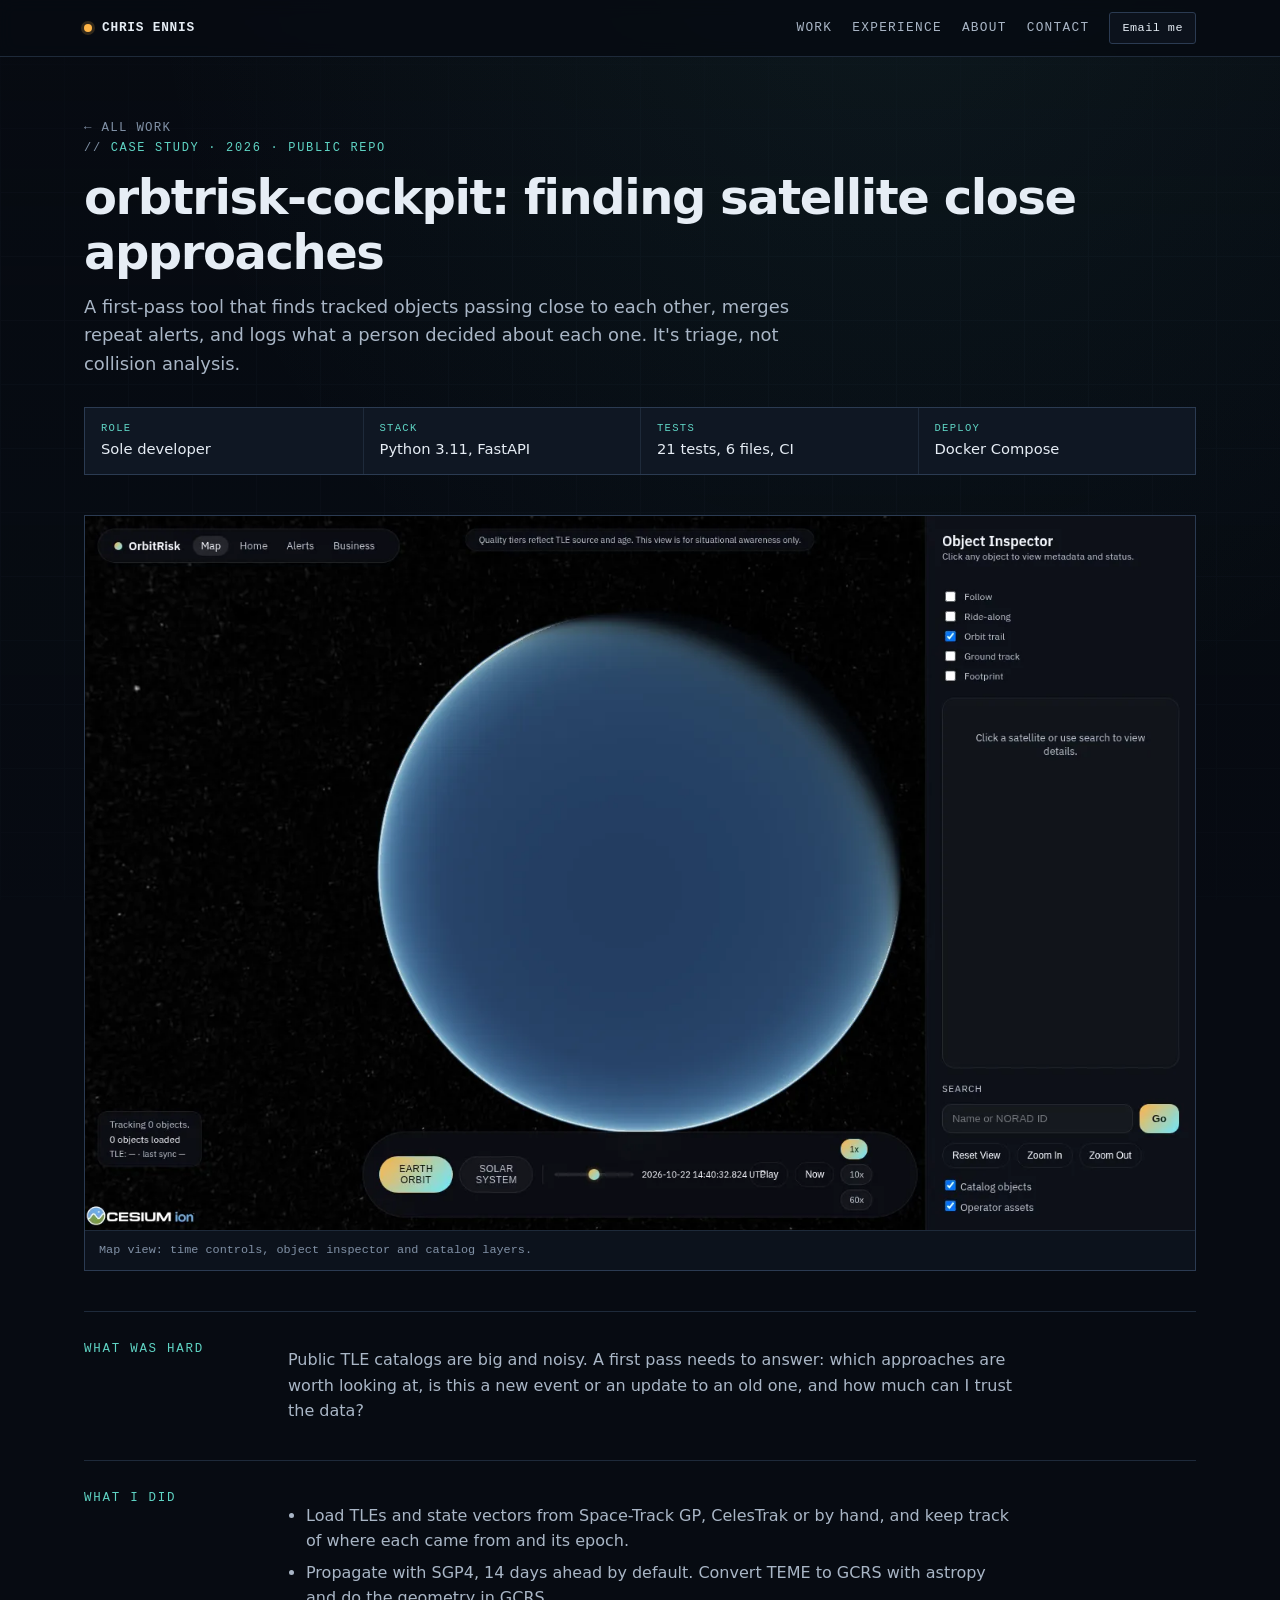
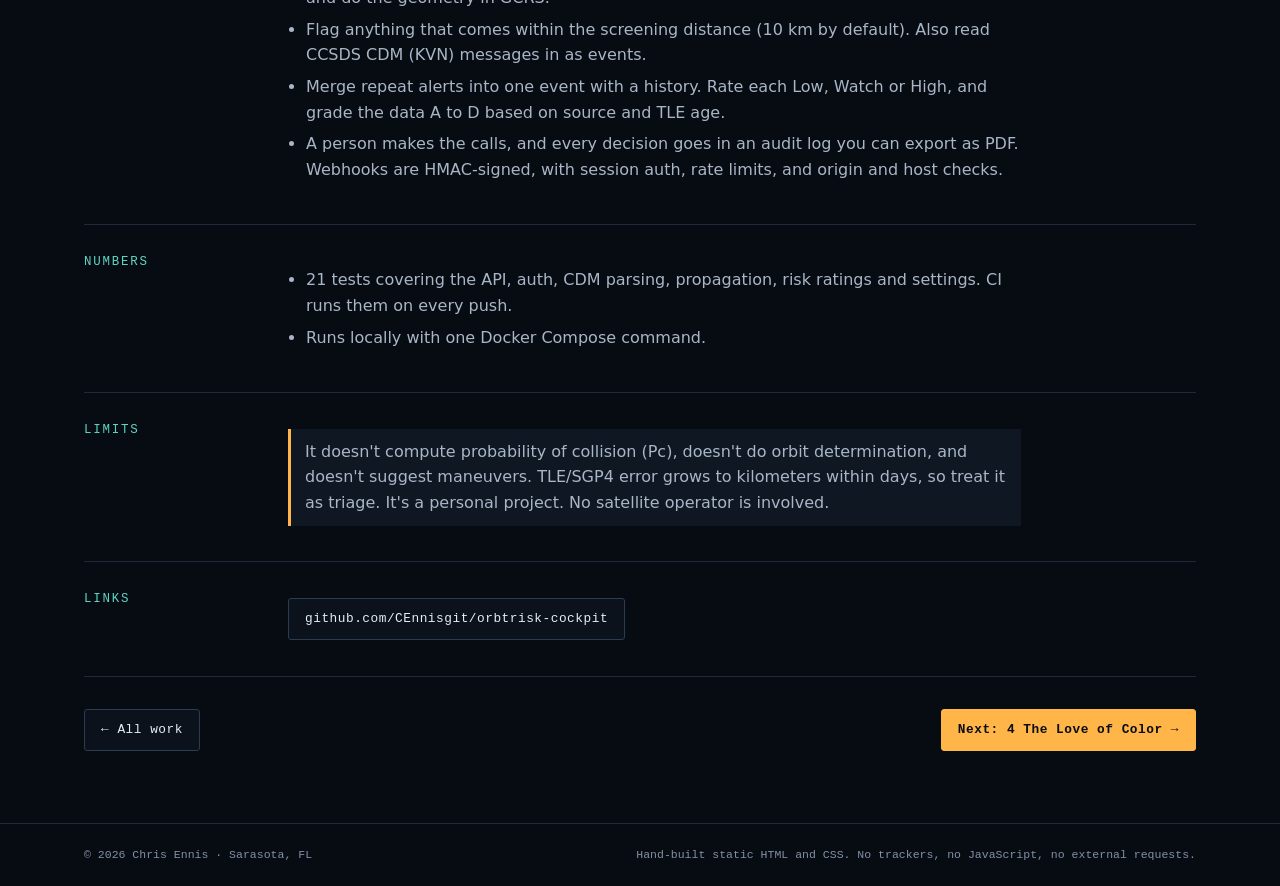
<file: work/orbtrisk.html>
<!doctype html>
<html lang="en">
<head>
<meta charset="utf-8">
<meta name="viewport" content="width=device-width, initial-scale=1">
<meta http-equiv="Content-Security-Policy" content="default-src 'none'; style-src 'self'; img-src 'self'; media-src 'self'; font-src 'self'; base-uri 'none'; form-action 'none'; frame-ancestors 'none'; upgrade-insecure-requests">
<meta name="referrer" content="strict-origin-when-cross-origin">
<title>orbtrisk-cockpit: conjunction screening · Chris Ennis</title>
<meta name="description" content="A Python tool that finds satellite close approaches from public TLEs with SGP4.">
<meta name="color-scheme" content="dark">
<meta property="og:title" content="orbtrisk-cockpit: conjunction screening · Chris Ennis">
<meta property="og:description" content="A Python tool that finds satellite close approaches from public TLEs with SGP4.">
<meta property="og:type" content="website">
<link rel="icon" href="../assets/favicon.svg" type="image/svg+xml">
<link rel="stylesheet" href="../style.css">
</head>
<body>
<a class="skip" href="#main">Skip to content</a>
<header class="nav"><div class="wrap">
<a class="brand" href="../index.html"><span class="dot" aria-hidden="true"></span>Chris Ennis</a>
<nav aria-label="Primary"><ul>
<li><a href="../index.html#work">Work</a></li><li><a href="../index.html#experience">Experience</a></li>
<li><a href="../index.html#about">About</a></li><li><a href="../index.html#contact">Contact</a></li></ul></nav>
<a class="btn sm" href="mailto:cennis512@gmail.com">Email me</a>
</div></header>
<main id="main">
<div class="wrap"><section class="cs-hero"><a class="back" href="../index.html#work">← All work</a><p class="eyebrow">Case study · 2026 · public repo</p><h1>orbtrisk-cockpit: finding satellite close approaches</h1><p class="lede">A first-pass tool that finds tracked objects passing close to each other, merges repeat alerts, and logs what a person decided about each one. It's triage, not collision analysis.</p><div class="summary"><div><small>Role</small><span>Sole developer</span></div><div><small>Stack</small><span>Python 3.11, FastAPI</span></div><div><small>Tests</small><span>21 tests, 6 files, CI</span></div><div><small>Deploy</small><span>Docker Compose</span></div></div></section><figure class="figure"><img src="../assets/map.webp" width="1400" height="900" alt="OrbitRisk 3D map with object inspector, time controls and catalog toggles"><figcaption>Map view: time controls, object inspector and catalog layers.</figcaption></figure><div class="prose"><h2>What was hard</h2><div><p>Public TLE catalogs are big and noisy. A first pass needs to answer: which approaches are worth looking at, is this a new event or an update to an old one, and how much can I trust the data?</p></div></div><div class="prose"><h2>What I did</h2><div><ul><li>Load TLEs and state vectors from Space-Track GP, CelesTrak or by hand, and keep track of where each came from and its epoch.</li><li>Propagate with SGP4, 14 days ahead by default. Convert TEME to GCRS with astropy and do the geometry in GCRS.</li><li>Flag anything that comes within the screening distance (10 km by default). Also read CCSDS CDM (KVN) messages in as events.</li><li>Merge repeat alerts into one event with a history. Rate each Low, Watch or High, and grade the data A to D based on source and TLE age.</li><li>A person makes the calls, and every decision goes in an audit log you can export as PDF. Webhooks are HMAC-signed, with session auth, rate limits, and origin and host checks.</li></ul></div></div><div class="prose"><h2>Numbers</h2><div><ul><li>21 tests covering the API, auth, CDM parsing, propagation, risk ratings and settings. CI runs them on every push.</li><li>Runs locally with one Docker Compose command.</li></ul></div></div><div class="prose"><h2>Limits</h2><div><p class="note">It doesn't compute probability of collision (Pc), doesn't do orbit determination, and doesn't suggest maneuvers. TLE/SGP4 error grows to kilometers within days, so treat it as triage. It's a personal project. No satellite operator is involved.</p></div></div><div class="prose"><h2>Links</h2><div><p><a class="btn" href="https://github.com/CEnnisgit/orbtrisk-cockpit">github.com/CEnnisgit/orbtrisk-cockpit</a></p></div></div><div class="next"><a class="btn" href="../index.html#work">← All work</a><a class="btn primary" href="4theloveofcolor.html">Next: 4 The Love of Color →</a></div></div></main>
<footer><div class="wrap"><span>© 2026 Chris Ennis · Sarasota, FL</span>
<span>Hand-built static HTML and CSS. No trackers, no JavaScript, no external requests.</span></div></footer>
</body></html>
</file>
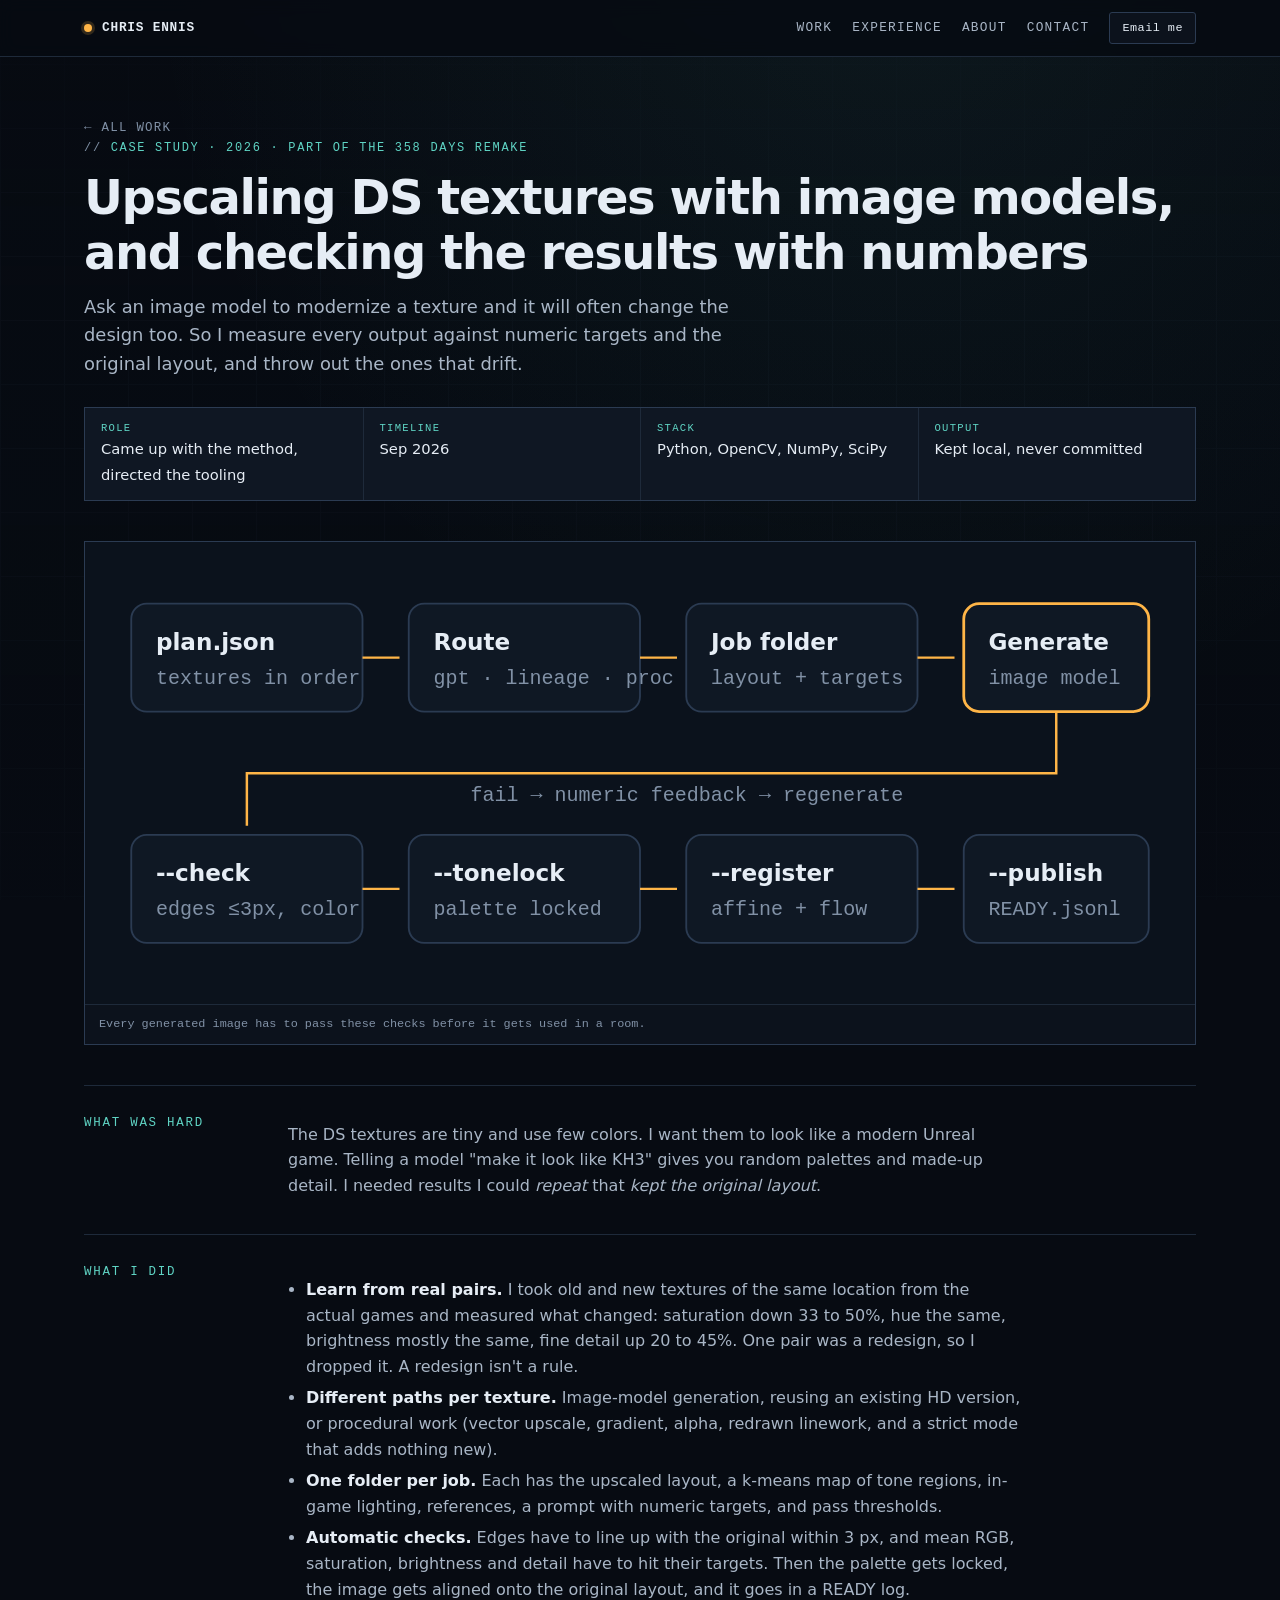
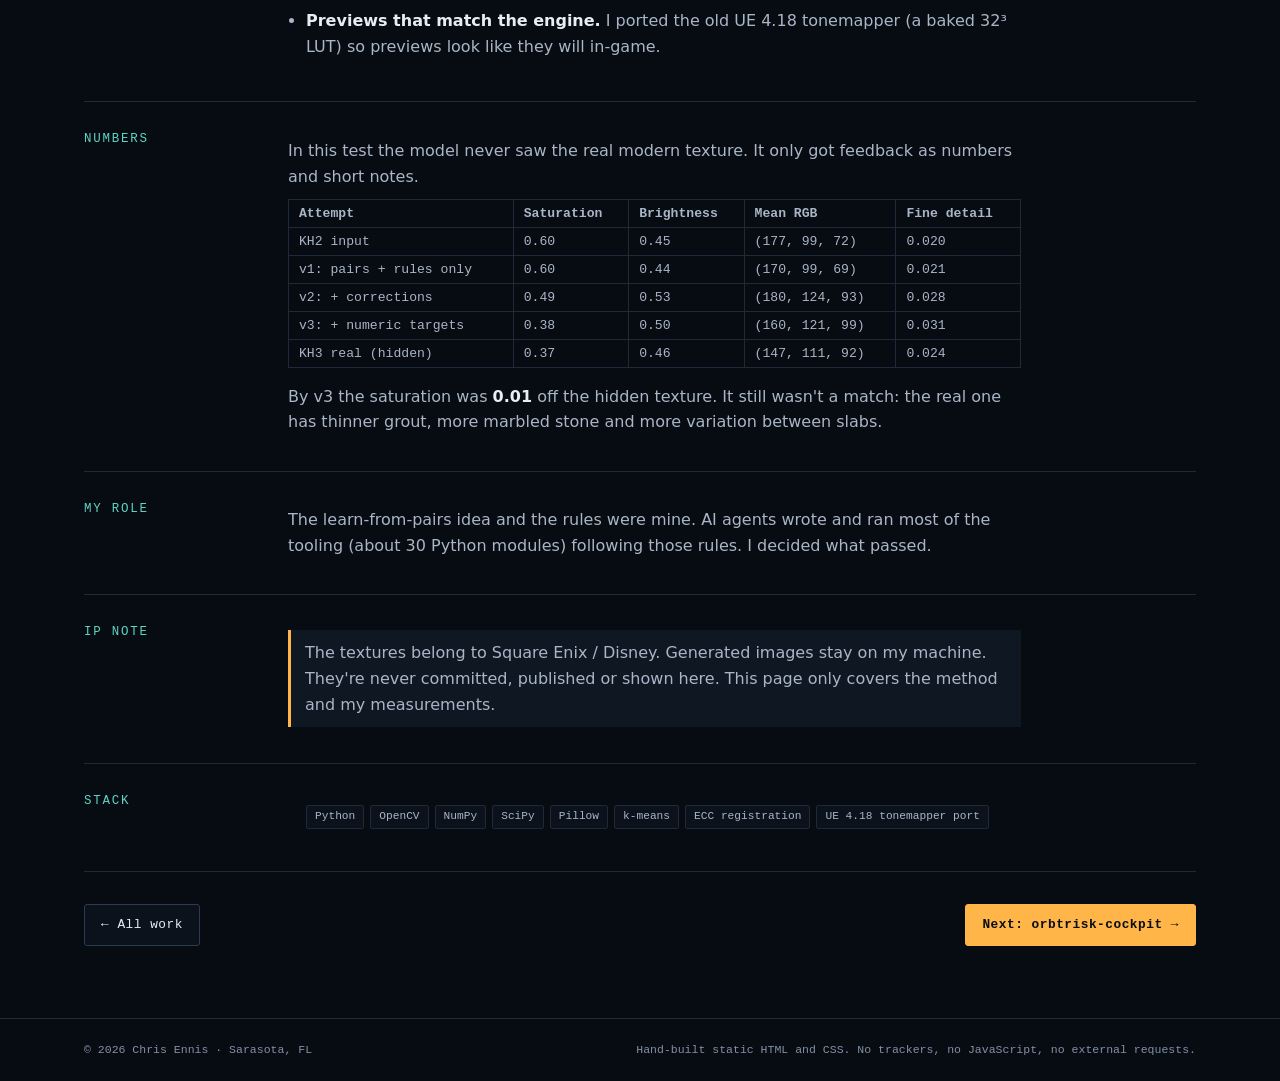
<file: work/texture-remaster.html>
<!doctype html>
<html lang="en">
<head>
<meta charset="utf-8">
<meta name="viewport" content="width=device-width, initial-scale=1">
<meta http-equiv="Content-Security-Policy" content="default-src 'none'; style-src 'self'; img-src 'self'; media-src 'self'; font-src 'self'; base-uri 'none'; form-action 'none'; frame-ancestors 'none'; upgrade-insecure-requests">
<meta name="referrer" content="strict-origin-when-cross-origin">
<title>AI texture remaster pipeline · Chris Ennis</title>
<meta name="description" content="Upscaling DS textures with image models and checking every result with numbers.">
<meta name="color-scheme" content="dark">
<meta property="og:title" content="AI texture remaster pipeline · Chris Ennis">
<meta property="og:description" content="Upscaling DS textures with image models and checking every result with numbers.">
<meta property="og:type" content="website">
<link rel="icon" href="../assets/favicon.svg" type="image/svg+xml">
<link rel="stylesheet" href="../style.css">
</head>
<body>
<a class="skip" href="#main">Skip to content</a>
<header class="nav"><div class="wrap">
<a class="brand" href="../index.html"><span class="dot" aria-hidden="true"></span>Chris Ennis</a>
<nav aria-label="Primary"><ul>
<li><a href="../index.html#work">Work</a></li><li><a href="../index.html#experience">Experience</a></li>
<li><a href="../index.html#about">About</a></li><li><a href="../index.html#contact">Contact</a></li></ul></nav>
<a class="btn sm" href="mailto:cennis512@gmail.com">Email me</a>
</div></header>
<main id="main">
<div class="wrap"><section class="cs-hero"><a class="back" href="../index.html#work">← All work</a><p class="eyebrow">Case study · 2026 · part of the 358 Days Remake</p><h1>Upscaling DS textures with image models, and checking the results with numbers</h1><p class="lede">Ask an image model to modernize a texture and it will often change the design too. So I measure every output against numeric targets and the original layout, and throw out the ones that drift.</p><div class="summary"><div><small>Role</small><span>Came up with the method, directed the tooling</span></div><div><small>Timeline</small><span>Sep 2026</span></div><div><small>Stack</small><span>Python, OpenCV, NumPy, SciPy</span></div><div><small>Output</small><span>Kept local, never committed</span></div></div></section><figure class="figure"><svg viewBox="0 0 720 300" role="img" aria-labelledby="pp-t pp-d"><title id="pp-t">Texture modernization pipeline</title>
<desc id="pp-d">Stages: plan the area's textures, choose a route (generation, HD lineage or procedural), build a job folder with layout and numeric targets, generate, then check, tone-lock, register and publish with a ready log.</desc>
<rect class="sv-bg" width="720" height="300"/>
<g stroke-width="1.2">
<rect class="sv-box" x="30" y="40" width="150" height="70" rx="10"/><rect class="sv-box" x="210" y="40" width="150" height="70" rx="10"/>
<rect class="sv-box" x="390" y="40" width="150" height="70" rx="10"/><rect class="sv-box sv-accs" x="570" y="40" width="120" height="70" rx="10" stroke-width="1.8"/>
<rect class="sv-box" x="30" y="190" width="150" height="70" rx="10"/><rect class="sv-box" x="210" y="190" width="150" height="70" rx="10"/>
<rect class="sv-box" x="390" y="190" width="150" height="70" rx="10"/><rect class="sv-box" x="570" y="190" width="120" height="70" rx="10"/>
</g>
<g class="sv-tb sv-ink"><text x="46" y="70">plan.json</text><text x="226" y="70">Route</text><text x="406" y="70">Job folder</text><text x="586" y="70">Generate</text>
<text x="46" y="220">--check</text><text x="226" y="220">--tonelock</text><text x="406" y="220">--register</text><text x="586" y="220">--publish</text></g>
<g class="sv-t sv-ink3"><text x="46" y="92">textures in order</text><text x="226" y="92">gpt · lineage · proc</text><text x="406" y="92">layout + targets</text><text x="586" y="92">image model</text>
<text x="46" y="242">edges ≤3px, color</text><text x="226" y="242">palette locked</text><text x="406" y="242">affine + flow</text><text x="586" y="242">READY.jsonl</text></g>
<g fill="none" class="sv-accs" stroke-width="1.6"><path d="M180 75H204M360 75H384M540 75H564M630 110V150H105V184M180 225H204M360 225H384M540 225H564"/></g>
<text class="sv-t sv-ink3" x="250" y="168">fail → numeric feedback → regenerate</text>
</svg><figcaption>Every generated image has to pass these checks before it gets used in a room.</figcaption></figure><div class="prose"><h2>What was hard</h2><div><p>The DS textures are tiny and use few colors. I want them to look like a modern Unreal game. Telling a model "make it look like KH3" gives you random palettes and made-up detail. I needed results I could <em>repeat</em> that <em>kept the original layout</em>.</p></div></div><div class="prose"><h2>What I did</h2><div><ul><li><b>Learn from real pairs.</b> I took old and new textures of the same location from the actual games and measured what changed: saturation down 33 to 50%, hue the same, brightness mostly the same, fine detail up 20 to 45%. One pair was a redesign, so I dropped it. A redesign isn't a rule.</li><li><b>Different paths per texture.</b> Image-model generation, reusing an existing HD version, or procedural work (vector upscale, gradient, alpha, redrawn linework, and a strict mode that adds nothing new).</li><li><b>One folder per job.</b> Each has the upscaled layout, a k-means map of tone regions, in-game lighting, references, a prompt with numeric targets, and pass thresholds.</li><li><b>Automatic checks.</b> Edges have to line up with the original within 3 px, and mean RGB, saturation, brightness and detail have to hit their targets. Then the palette gets locked, the image gets aligned onto the original layout, and it goes in a READY log.</li><li><b>Previews that match the engine.</b> I ported the old UE 4.18 tonemapper (a baked 32³ LUT) so previews look like they will in-game.</li></ul></div></div><div class="prose"><h2>Numbers</h2><div><p>In this test the model never saw the real modern texture. It only got feedback as numbers and short notes.</p><div class="tw"><table><thead><tr><th>Attempt</th><th>Saturation</th><th>Brightness</th><th>Mean RGB</th><th>Fine detail</th></tr></thead><tbody><tr><td>KH2 input</td><td>0.60</td><td>0.45</td><td>(177, 99, 72)</td><td>0.020</td></tr><tr><td>v1: pairs + rules only</td><td>0.60</td><td>0.44</td><td>(170, 99, 69)</td><td>0.021</td></tr><tr><td>v2: + corrections</td><td>0.49</td><td>0.53</td><td>(180, 124, 93)</td><td>0.028</td></tr><tr class=hl><td>v3: + numeric targets</td><td>0.38</td><td>0.50</td><td>(160, 121, 99)</td><td>0.031</td></tr><tr><td>KH3 real (hidden)</td><td>0.37</td><td>0.46</td><td>(147, 111, 92)</td><td>0.024</td></tr></tbody></table></div><p class="mt">By v3 the saturation was <b>0.01</b> off the hidden texture. It still wasn't a match: the real one has thinner grout, more marbled stone and more variation between slabs.</p></div></div><div class="prose"><h2>My role</h2><div><p>The learn-from-pairs idea and the rules were mine. AI agents wrote and ran most of the tooling (about 30 Python modules) following those rules. I decided what passed.</p></div></div><div class="prose"><h2>IP note</h2><div><p class="note">The textures belong to Square Enix / Disney. Generated images stay on my machine. They're never committed, published or shown here. This page only covers the method and my measurements.</p></div></div><div class="prose"><h2>Stack</h2><div><p><ul class="chips"><li class="chip">Python</li><li class="chip">OpenCV</li><li class="chip">NumPy</li><li class="chip">SciPy</li><li class="chip">Pillow</li><li class="chip">k-means</li><li class="chip">ECC registration</li><li class="chip">UE 4.18 tonemapper port</li></ul></p></div></div><div class="next"><a class="btn" href="../index.html#work">← All work</a><a class="btn primary" href="orbtrisk.html">Next: orbtrisk-cockpit →</a></div></div></main>
<footer><div class="wrap"><span>© 2026 Chris Ennis · Sarasota, FL</span>
<span>Hand-built static HTML and CSS. No trackers, no JavaScript, no external requests.</span></div></footer>
</body></html>
</file>
<file: style.css>
:root{--bg:#070b12;--bg2:#0c121c;--panel:#0f1723;--line:#1e2a3a;--line2:#2b3b52;--ink:#e6edf5;--ink2:#a9b6c6;--ink3:#8191a6;--acc:#ffb547;--acc2:#5fd4c4;--ok:#5fd4c4;--warn:#ff7a6b;
--sans:system-ui,-apple-system,"Segoe UI",Roboto,"Helvetica Neue",Arial,sans-serif;--mono:ui-monospace,"SF Mono","Cascadia Mono","JetBrains Mono",Menlo,Consolas,monospace;color-scheme:dark}
*{box-sizing:border-box}html{scroll-behavior:smooth}
body{margin:0;background:var(--bg);color:var(--ink);font:16px/1.6 var(--sans);-webkit-font-smoothing:antialiased;
background-image:linear-gradient(var(--line) 1px,transparent 1px),linear-gradient(90deg,var(--line) 1px,transparent 1px);background-size:64px 64px;background-attachment:fixed}
body::before{content:"";position:fixed;inset:0;background:radial-gradient(ellipse at 70% -10%,rgba(95,212,196,.07),transparent 60%),linear-gradient(var(--bg) 0,rgba(7,11,18,.86) 30%,rgba(7,11,18,.94));z-index:-1;pointer-events:none}
a{color:var(--acc2);text-underline-offset:3px}a:hover{color:var(--ink)}
:focus-visible{outline:2px solid var(--acc);outline-offset:3px;border-radius:2px}
img{max-width:100%;height:auto;display:block}
.wrap{max-width:1160px;margin:0 auto;padding:0 24px}
.skip{position:absolute;left:-999px;top:8px;background:var(--acc);color:#000;padding:8px 12px;z-index:9}.skip:focus{left:8px}
h1,h2,h3{line-height:1.15;letter-spacing:-.015em;margin:0;font-weight:650}
h1{font-size:clamp(2.1rem,4.6vw,3.6rem);letter-spacing:-.03em}h1 em{font-style:normal;color:var(--acc)}
h2{font-size:clamp(1.6rem,3vw,2.2rem)}h3{font-size:1.15rem}
p{margin:.6em 0}.mt{margin-top:1rem}.mt8{margin-top:8px}
.eyebrow,.meta,.label,.when,.chip,.btn,.tel,.facts span,.metrics span,.summary small,.clinks small,footer,.nav,.back,figcaption,.pill,.log .t{font-family:var(--mono)}
.eyebrow{font-size:.75rem;text-transform:uppercase;letter-spacing:.14em;color:var(--acc2);margin:0 0 12px}
.eyebrow::before{content:"// ";color:var(--ink3)}
.lede{font-size:1.12rem;color:var(--ink2);max-width:62ch}.sub{color:var(--ink2);max-width:64ch}
.meta{font-size:.75rem;color:var(--ink3);letter-spacing:.04em;text-transform:uppercase;margin:0 0 8px}
.tag,.pill{display:inline-block;font-size:.68rem;letter-spacing:.08em;text-transform:uppercase;border:1px solid var(--line2);color:var(--ink2);padding:1px 8px;border-radius:99px;margin-left:6px}
.pill.ok{border-color:rgba(95,212,196,.5);color:var(--ok)}.pill.am{border-color:rgba(255,181,71,.5);color:var(--acc)}
.pill.ok::before,.pill.am::before{content:"";display:inline-block;width:6px;height:6px;border-radius:50%;background:currentColor;margin-right:6px;vertical-align:1px}
.pill.live::before{animation:blink 2.4s steps(1) infinite}
/* nav */
.nav{position:sticky;top:0;z-index:5;background:rgba(7,11,18,.85);backdrop-filter:blur(8px);border-bottom:1px solid var(--line);font-size:.8rem}
.nav .wrap{display:flex;align-items:center;gap:20px;height:56px}
.brand{color:var(--ink);text-decoration:none;font-weight:600;letter-spacing:.06em;text-transform:uppercase;display:flex;align-items:center;gap:10px}
.dot{width:8px;height:8px;border-radius:50%;background:var(--acc);box-shadow:0 0 0 3px rgba(255,181,71,.18)}
.nav nav{margin-left:auto}.nav ul{list-style:none;display:flex;gap:20px;margin:0;padding:0}
.nav ul a{color:var(--ink2);text-decoration:none;text-transform:uppercase;letter-spacing:.1em}.nav ul a:hover{color:var(--acc)}
/* buttons */
.btn{display:inline-flex;align-items:center;gap:6px;font-size:.8rem;letter-spacing:.04em;padding:10px 16px;border:1px solid var(--line2);color:var(--ink);text-decoration:none;border-radius:3px;background:var(--bg2);transition:border-color .2s,color .2s}
.btn:hover{border-color:var(--acc);color:var(--acc)}
.btn.primary{background:var(--acc);border-color:var(--acc);color:#0a0d12;font-weight:600}.btn.primary:hover{background:#ffc979;color:#0a0d12}
.btn.sm{padding:6px 12px;font-size:.74rem}
/* hero */
.hero{position:relative;padding:72px 0 56px;overflow:hidden;border-bottom:1px solid var(--line)}
.orbits{position:absolute;right:-180px;top:-120px;width:820px;height:820px;pointer-events:none;opacity:.9}
.orbits .o{fill:none;stroke:var(--line2);stroke-width:1}
.orbits .o2{stroke:rgba(95,212,196,.35);stroke-dasharray:2 7}
.orbits .spin{transform-origin:410px 410px;animation:spin 140s linear infinite}
.orbits .spin2{transform-origin:410px 410px;animation:spin 220s linear infinite reverse}
.orbits .sat{fill:var(--acc)}.orbits .sat2{fill:var(--acc2)}.orbits .core{fill:#111b29;stroke:var(--line2)}
.orbits .tick{stroke:var(--ink3);stroke-width:1}
.hero .wrap{position:relative}
.tel{display:flex;flex-wrap:wrap;gap:8px 22px;font-size:.72rem;color:var(--ink3);text-transform:uppercase;letter-spacing:.12em;margin-bottom:28px}
.tel b{color:var(--ink);font-weight:500}
.hero-grid{display:grid;grid-template-columns:1.25fr .9fr;gap:48px;align-items:end}
.hero h1{max-width:16ch}
.cta{display:flex;flex-wrap:wrap;gap:10px;margin-top:28px}
.term{background:rgba(12,18,28,.92);border:1px solid var(--line2);border-radius:4px;overflow:hidden;position:relative}
.term::after{content:"";position:absolute;inset:0;background:repeating-linear-gradient(0deg,transparent 0 3px,rgba(255,255,255,.018) 3px 4px);pointer-events:none}
.term-bar{display:flex;justify-content:space-between;gap:8px;padding:9px 14px;border-bottom:1px solid var(--line);font:500 .68rem var(--mono);text-transform:uppercase;letter-spacing:.12em;color:var(--ink3)}
.term-bar span{white-space:nowrap}.term-bar b{font-weight:500;color:var(--ink2)}
.term pre{margin:0;padding:16px;font:.8rem/1.75 var(--mono);color:var(--ink2);white-space:pre-wrap;overflow-wrap:anywhere}
.term .c{color:var(--acc)}.term .d{color:var(--ink3)}.term .ok{color:var(--ok)}.term .w{color:var(--warn)}
.cursor{display:inline-block;width:.55em;height:1em;background:var(--acc);vertical-align:-2px;animation:blink 1.2s steps(1) infinite}
.facts{display:grid;grid-template-columns:repeat(4,1fr);margin-top:48px;border:1px solid var(--line2);border-radius:4px;background:rgba(12,18,28,.8)}
.facts>div{padding:16px 18px;border-left:1px solid var(--line)}.facts>div:first-child{border-left:0}
.facts b{display:block;font:600 1.7rem/1.1 var(--mono);color:var(--ink);letter-spacing:-.02em}
.facts span{display:block;font-size:.7rem;color:var(--ink3);margin-top:6px;text-transform:uppercase;letter-spacing:.06em}
.facts small{display:block;font:.64rem var(--mono);color:var(--acc2);letter-spacing:.12em;margin-bottom:6px}
/* sections */
section{padding:56px 0 88px}
.divider{max-width:1112px;margin:0 auto;display:flex;align-items:center;gap:12px;font:.66rem var(--mono);color:var(--ink3);letter-spacing:.14em;padding:0 24px;box-sizing:content-box}.divider::before{content:"";width:40px;height:1px;background:var(--acc)}.divider::after{content:"";flex:1;border-top:1px dashed var(--line2)}
.divider svg{width:100%;height:28px;display:block}.divider line{stroke:var(--line2)}.divider .acc{stroke:var(--acc)}.divider text{font:10px var(--mono);fill:var(--ink3);letter-spacing:.14em}
.sec-head{display:flex;justify-content:space-between;align-items:end;margin-bottom:36px;gap:24px}
.sec-head .idx{font:.72rem var(--mono);color:var(--ink3);letter-spacing:.14em;text-transform:uppercase;white-space:nowrap}
/* cards */
.grid{display:grid;grid-template-columns:1fr 1fr;gap:20px}
.card{background:var(--panel);border:1px solid var(--line2);border-radius:4px;display:flex;flex-direction:column;position:relative}
.card::before,.card::after{content:"";position:absolute;width:12px;height:12px;border:1px solid var(--acc);opacity:.7}
.card::before{top:-1px;left:-1px;border-right:0;border-bottom:0}.card::after{bottom:-1px;right:-1px;border-left:0;border-top:0}
.card.wide{grid-column:1/-1;display:grid;grid-template-columns:1.15fr 1fr}
.phead{display:flex;justify-content:space-between;align-items:center;gap:8px;padding:9px 16px;border-bottom:1px solid var(--line);font:.68rem var(--mono);color:var(--ink3);text-transform:uppercase;letter-spacing:.12em;grid-column:1/-1}
.phead b{color:var(--ink2);font-weight:500}
.media{border-bottom:1px solid var(--line);background:var(--bg2)}.card.wide .media{border-bottom:0;border-right:1px solid var(--line)}
.media svg,.media img{width:100%;height:auto;display:block}
.body{padding:22px 22px 24px;display:flex;flex-direction:column;gap:6px;flex:1}
.body h3{font-size:1.25rem}.body>p{color:var(--ink2)}
.metrics{display:grid;grid-template-columns:repeat(auto-fit,minmax(110px,1fr));border:1px solid var(--line);margin:10px 0 6px;background:var(--bg2)}
.metrics>div{padding:10px 12px;border-left:1px solid var(--line)}.metrics>div:first-child{border-left:0}
.metrics b{display:block;font:600 1.25rem var(--mono);color:var(--acc)}
.metrics span{font-size:.66rem;color:var(--ink3);text-transform:uppercase;letter-spacing:.06em}
.chips{list-style:none;display:flex;flex-wrap:wrap;gap:6px;padding:0;margin:8px 0}
.chip{font-size:.7rem;color:var(--ink2);border:1px solid var(--line);background:var(--bg2);padding:2px 8px;border-radius:2px}
.links{display:flex;flex-wrap:wrap;gap:8px;align-items:center;margin-top:auto;padding-top:10px}
.private{font:.72rem var(--mono);color:var(--ink3)}
.label{font-size:.75rem;text-transform:uppercase;letter-spacing:.14em;color:var(--ink3);margin:56px 0 16px;font-weight:500}
.list{display:grid;grid-template-columns:repeat(3,1fr);gap:16px}
.mini{border:1px solid var(--line);background:var(--panel);padding:18px;border-radius:4px}
.mini header{display:flex;gap:12px;align-items:center}.mini img,.mini svg{border-radius:8px;flex:none}
.mini h3{font-size:1rem}.mini h3 a{color:var(--ink)}.mini p{color:var(--ink2);font-size:.92rem}
/* svg diagram palette */
.sv-bg{fill:#0b121c}.sv-box{fill:#0f1824;stroke:var(--line2)}.sv-line{stroke:var(--line2)}
.sv-ink{fill:var(--ink)}.sv-ink2{fill:var(--ink2)}.sv-ink3{fill:var(--ink3)}
.sv-acc{fill:var(--acc)}.sv-accs{stroke:var(--acc)}
.sv-t{font:13px var(--mono)}.sv-tb{font:600 15px var(--sans)}
rect.sv-line{fill:none}
/* mission log */
.log{list-style:none;margin:0;padding:0;position:relative;border-left:1px solid var(--line2);margin-left:8px}
.log>li{position:relative;padding:0 0 36px 32px}
.log>li::before{content:"";position:absolute;left:-6px;top:6px;width:11px;height:11px;border-radius:50%;background:var(--bg);border:1px solid var(--acc2)}
.log>li.now::before{background:var(--acc);border-color:var(--acc);box-shadow:0 0 0 4px rgba(255,181,71,.15)}
.log .t{font-size:.72rem;color:var(--acc2);letter-spacing:.12em;text-transform:uppercase}
.log h3{margin:6px 0 2px}.log .org{color:var(--ink3);font-size:.9rem;margin:0 0 6px}.log ul:not(.chips){color:var(--ink2);padding-left:18px;margin:6px 0}
.log p{color:var(--ink2);max-width:70ch}
/* about */
.two{display:grid;grid-template-columns:1.2fr 1fr;gap:56px}
.mission{font-size:1.08rem;color:var(--ink2);max-width:62ch}.mission p:first-of-type{color:var(--ink);font-size:1.2rem}
.edu{margin-top:28px;border:1px solid var(--line2);border-left:3px solid var(--acc);padding:14px 18px;background:var(--panel)}
.edu h3{font-size:1rem;font-weight:550}
.skills{border:1px solid var(--line2);background:var(--panel);border-radius:4px;padding:22px}
.skills dl{margin:0;display:grid;grid-template-columns:110px 1fr;gap:12px 16px}
.skills dt{font:.72rem var(--mono);text-transform:uppercase;letter-spacing:.1em;color:var(--acc2);padding-top:3px}
.skills dd{margin:0;color:var(--ink2);font-size:.94rem}
/* contact */
.contact{border-top:1px solid var(--line)}
.big{display:inline-block;font:600 clamp(1.4rem,4vw,2.6rem) var(--sans);color:var(--ink);text-decoration:none;margin:18px 0 28px;letter-spacing:-.02em;border-bottom:2px solid var(--acc);overflow-wrap:anywhere}
.big:hover{color:var(--acc)}
.clinks{list-style:none;padding:0;margin:0;display:grid;grid-template-columns:repeat(4,1fr);border:1px solid var(--line2)}
.clinks li{border-left:1px solid var(--line)}.clinks li:first-child{border-left:0}
.clinks a{display:block;padding:14px 16px;text-decoration:none;color:var(--ink)}.clinks a:hover{background:var(--panel)}
.clinks small{display:block;font-size:.66rem;color:var(--ink3);text-transform:uppercase;letter-spacing:.12em}
.clinks span{font-size:.88rem;overflow-wrap:anywhere}
footer{border-top:1px solid var(--line);padding:22px 0;font-size:.72rem;color:var(--ink3)}
footer .wrap{display:flex;justify-content:space-between;flex-wrap:wrap;gap:10px}
/* case studies */
.cs-hero{padding:56px 0 32px}.back{font-size:.78rem;color:var(--ink3);text-decoration:none;text-transform:uppercase;letter-spacing:.1em}
.cs-hero h1{font-size:clamp(1.9rem,4vw,3rem);margin:12px 0}
.summary{display:grid;grid-template-columns:repeat(4,1fr);border:1px solid var(--line2);margin-top:28px;background:var(--panel)}
.summary>div{padding:12px 16px;border-left:1px solid var(--line)}.summary>div:first-child{border-left:0}
.summary small{display:block;font-size:.66rem;color:var(--acc2);text-transform:uppercase;letter-spacing:.12em}.summary span{font-size:.92rem}
.figure{margin:8px 0 40px;border:1px solid var(--line2);background:var(--bg2)}.figure svg,.figure img{width:100%;height:auto;display:block}
figcaption{font-size:.74rem;color:var(--ink3);padding:10px 14px;border-top:1px solid var(--line)}
.prose{display:grid;grid-template-columns:180px 1fr;gap:24px;padding:26px 0;border-top:1px solid var(--line)}
.prose h2{font:.78rem var(--mono);text-transform:uppercase;letter-spacing:.14em;color:var(--acc2);padding-top:4px}
.prose>div{color:var(--ink2);max-width:72ch}.prose b{color:var(--ink)}.prose ul{padding-left:18px}.prose li{margin:6px 0}
.note{border-left:3px solid var(--acc);padding:10px 14px;background:var(--panel)}
.prose table{border-collapse:collapse;font:.82rem var(--mono);width:100%}.prose td,.prose th{border:1px solid var(--line);padding:6px 10px;text-align:left}
.tw{overflow-x:auto}
.next{display:flex;justify-content:space-between;flex-wrap:wrap;gap:10px;padding:32px 0 72px;border-top:1px solid var(--line)}
@keyframes spin{to{transform:rotate(360deg)}}@keyframes blink{50%{opacity:0}}
@media (prefers-reduced-motion:reduce){*,*::before,*::after{animation:none!important;transition:none!important}html{scroll-behavior:auto}}
@media (max-width:900px){.hero-grid,.two,.card.wide{grid-template-columns:1fr}.card.wide .media{border-right:0;border-bottom:1px solid var(--line)}.grid,.list{grid-template-columns:1fr}.facts,.clinks,.summary{grid-template-columns:1fr 1fr}.facts>div:nth-child(3),.clinks li:nth-child(3),.summary>div:nth-child(3){border-left:0}.facts>div:nth-child(n+3),.clinks li:nth-child(n+3),.summary>div:nth-child(n+3){border-top:1px solid var(--line)}.orbits{right:-380px;top:-200px;opacity:.5}.prose{grid-template-columns:1fr;gap:8px}}
@media (max-width:600px){.nav ul{display:none}.nav .btn{margin-left:auto}section{padding:64px 0}.hero{padding:48px 0 40px}.sec-head{flex-direction:column;align-items:start}}
.media video{width:100%;height:auto;display:block;background:#0b0f16}
.cap{margin:0;padding:8px 18px;font-size:.78rem;color:var(--ink3,#8a94a6);border-bottom:1px solid var(--line)}
.sum{font-size:.92rem}
</file>
